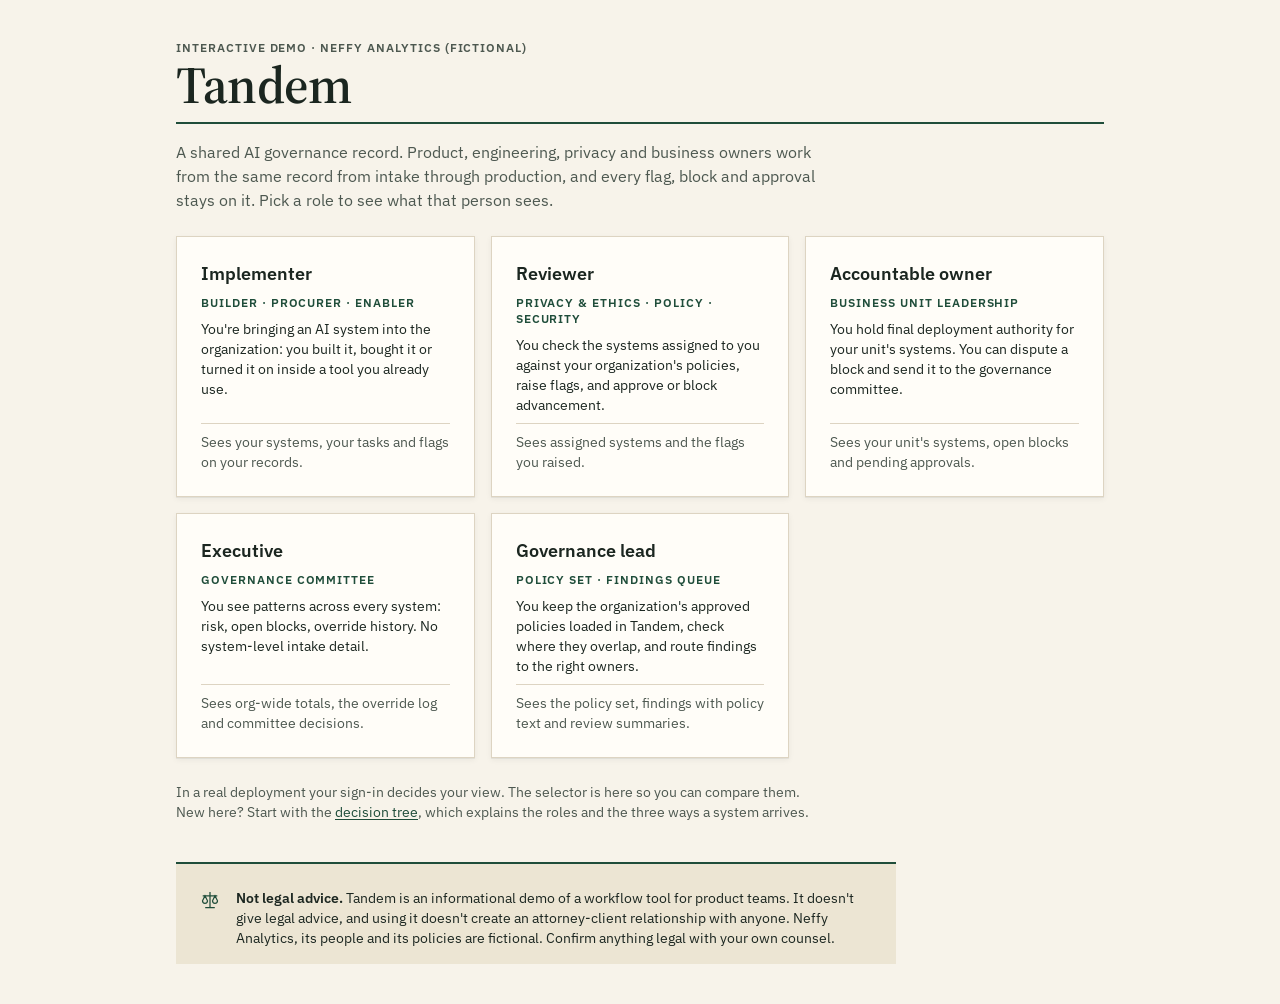
<file: index.html>
<!DOCTYPE html>
<html lang="en">
<head>
<meta charset="UTF-8">
<meta name="viewport" content="width=device-width, initial-scale=1.0">
<title>Tandem Demo</title>
<meta name="description" content="Tandem: a shared AI governance record for product, engineering and privacy teams. Interactive demo with a fictional company.">
<link rel="stylesheet" href="assets/intandem.css">
<style>
  /* App layout, built from InTandem tokens */
  [hidden] { display: none !important; }
  .it-page-head .it-tag { white-space: normal; }

  /* Role screen */
  .role-screen { max-width: 960px; margin: 0 auto; padding: var(--space-10) var(--space-4); }
  .role-screen .display { margin-bottom: var(--space-2); }
  .role-intro { max-width: 640px; color: var(--ink-muted); margin: var(--space-4) 0 var(--space-6); }
  .role-grid { display: grid; grid-template-columns: repeat(auto-fit, minmax(260px, 1fr)); gap: var(--space-4); }
  .role-card { text-align: left; font: inherit; color: inherit; cursor: pointer; background: var(--surface-raised); border: 1px solid var(--hairline); box-shadow: var(--shadow-soft); padding: var(--space-6); display: flex; flex-direction: column; gap: var(--space-2); transition: box-shadow .16s ease; }
  .role-card:hover { box-shadow: var(--shadow-lifted); }
  .role-card .role-who { color: var(--forest); }
  .role-card .role-sees { color: var(--ink-muted); border-top: 1px solid var(--hairline); padding-top: var(--space-2); margin-top: auto; }
  .role-note { color: var(--ink-muted); margin: var(--space-6) 0; max-width: 640px; }

  /* Shell */
  .topbar { background: var(--surface-raised); border-bottom: 1px solid var(--hairline); box-shadow: var(--shadow-soft); position: sticky; top: 0; z-index: 10; }
  .topbar-inner { display: flex; align-items: center; gap: var(--space-4); padding: 10px var(--space-6); flex-wrap: wrap; }
  .wordmark { font-family: var(--font-display); font-weight: 600; font-size: 24px; line-height: 28px; color: var(--ink); text-decoration: none; }
  .demo-badge { color: var(--ink-muted); }
  .role-pills { display: flex; gap: var(--space-1); margin-left: auto; flex-wrap: wrap; }
  .role-pill { font: inherit; cursor: pointer; background: transparent; color: var(--ink-muted); border: 1px solid transparent; padding: 6px 10px; }
  .role-pill:hover { color: var(--forest); border-color: var(--hairline); }
  .role-pill[aria-pressed="true"] { background: var(--forest-tint); color: var(--ink); border-color: var(--forest-tint); }
  .role-select { display: none; margin-left: auto; }
  .avatar { width: 32px; height: 32px; border-radius: var(--radius-round); background: var(--forest); color: var(--on-forest); display: grid; place-items: center; font-size: 12px; font-weight: 600; flex: none; }

  .shell { display: grid; grid-template-columns: 232px minmax(0, 1fr); min-height: calc(100vh - 53px); }
  .sidenav { border-right: 1px solid var(--hairline); padding: var(--space-6) var(--space-4); background: var(--surface); }
  .sidenav-label { color: var(--ink-muted); padding: 0 var(--space-2); margin-bottom: var(--space-2); }
  .nav-list { display: flex; flex-direction: column; gap: 2px; }
  .nav-item { font: inherit; font-size: 15px; text-align: left; cursor: pointer; border: 0; background: transparent; color: var(--ink); padding: 8px var(--space-2); display: flex; align-items: center; gap: var(--space-2); text-decoration: none; }
  .nav-item:hover { background: var(--vellum); }
  .nav-item[aria-current="page"] { background: var(--forest-tint); font-weight: 500; }
  .nav-count { margin-left: auto; font-size: 11px; line-height: 16px; padding: 1px 6px; background: var(--burgundy-tint); color: var(--ink); white-space: nowrap; }
  .nav-sep { border-top: 1px solid var(--hairline); margin: var(--space-4) 0; }
  .main { padding: var(--space-10) var(--space-6); max-width: 1040px; width: 100%; }

  /* Views */
  .view-banner { display: flex; gap: var(--space-2); align-items: flex-start; color: var(--ink-muted); background: var(--vellum); padding: var(--space-2) var(--space-4); margin-bottom: var(--space-6); }
  .grid-2 { display: grid; grid-template-columns: repeat(2, minmax(0, 1fr)); gap: var(--space-4); align-items: start; }
  .stats { display: grid; grid-template-columns: repeat(auto-fit, minmax(160px, 1fr)); gap: var(--space-4); margin-bottom: var(--space-6); }
  .stat { background: var(--surface-raised); border: 1px solid var(--hairline); box-shadow: var(--shadow-soft); padding: var(--space-4) var(--space-6); }
  .stat-value { font-family: var(--font-display); font-weight: 600; font-size: 36px; line-height: 44px; }
  .stat-sub { color: var(--ink-muted); }
  .stack { display: flex; flex-direction: column; gap: var(--space-4); }
  .mt-6 { margin-top: var(--space-6); }
  .mt-10 { margin-top: var(--space-10); }

  .sys-row { display: flex; align-items: center; gap: 12px; padding: var(--space-4) 0; border-bottom: 1px solid var(--hairline); flex-wrap: wrap; }
  .sys-row:last-child { border-bottom: 0; }
  .sys-row-name { font-weight: 500; min-width: 0; flex: 1 1 220px; }
  button.sys-row { width: 100%; font: inherit; color: inherit; text-align: left; background: transparent; border: 0; border-bottom: 1px solid var(--hairline); cursor: pointer; }
  button.sys-row:hover .sys-row-name { color: var(--forest); text-decoration: underline; text-underline-offset: 2px; }
  .sys-row-meta { color: var(--ink-muted); }

  .lifecycle { display: grid; grid-template-columns: repeat(5, minmax(0, 1fr)); gap: var(--space-1); }
  .lc-bar { height: 6px; background: var(--stone); }
  .lc-done .lc-bar { background: var(--forest); }
  .lc-active .lc-bar { background: var(--bronze); }
  .lc-blocked .lc-bar { background: var(--burgundy); }
  .lc-label { font-size: 12px; line-height: 16px; color: var(--ink-muted); margin-top: 6px; overflow-wrap: anywhere; }
  .lc-active .lc-label, .lc-blocked .lc-label { color: var(--ink); font-weight: 600; }

  .timeline { list-style: none; margin: 0; padding: 0; }
  .timeline li { position: relative; padding: 0 0 var(--space-4) var(--space-6); border-left: 1px solid var(--hairline); margin-left: 5px; }
  .timeline li:last-child { padding-bottom: 0; }
  .timeline li::before { content: ""; position: absolute; left: -5px; top: 6px; width: 9px; height: 9px; background: var(--forest); }
  .timeline li.t-block::before { background: var(--burgundy); }
  .timeline li.t-flag::before { background: var(--bronze); }
  .t-time { color: var(--ink-muted); }
  .t-title { font-weight: 500; }

  .option-list { display: flex; flex-direction: column; gap: var(--space-2); }
  .option { border: 1px solid var(--hairline); padding: var(--space-4); background: var(--surface-raised); }
  .option-title { font-weight: 500; }

  /* Forms */
  .field { display: flex; flex-direction: column; gap: var(--space-1); margin-bottom: var(--space-4); }
  .field label, .field .field-label { font-size: 14px; line-height: 20px; font-weight: 500; }
  .field input, .field select, .field textarea { font: inherit; font-size: 15px; color: var(--ink); background: var(--surface-raised); border: 1px solid var(--border); border-radius: var(--radius-sm); padding: 9px 12px; width: 100%; min-width: 0; }
  .field textarea { min-height: 88px; resize: vertical; }
  .hint { color: var(--ink-muted); }
  .req { color: var(--burgundy); }
  .form-grid { display: grid; grid-template-columns: repeat(2, minmax(0, 1fr)); gap: 0 var(--space-4); }
  .form-section { margin: var(--space-6) 0 var(--space-4); padding-top: var(--space-4); border-top: 1px solid var(--hairline); }
  .form-section:first-child { margin-top: 0; padding-top: 0; border-top: 0; }
  .btn-row { display: flex; gap: var(--space-2); flex-wrap: wrap; align-items: center; margin-top: var(--space-6); }
  .btn-row.between { justify-content: space-between; }

  .steps { display: flex; gap: var(--space-2); margin-bottom: var(--space-6); flex-wrap: wrap; counter-reset: step; }
  .step { display: flex; align-items: center; gap: var(--space-2); color: var(--ink-muted); padding: 6px 10px; border: 1px solid var(--hairline); background: var(--surface-raised); }
  .step-num { width: 22px; height: 22px; border-radius: var(--radius-round); display: grid; place-items: center; font-size: 12px; font-weight: 600; background: var(--stone); color: var(--ink); }
  .step.is-active { color: var(--ink); border-color: var(--forest); }
  .step.is-active .step-num { background: var(--forest); color: var(--on-forest); }
  .step.is-done .step-num { background: var(--forest-tint); }

  .type-grid { display: grid; grid-template-columns: repeat(3, minmax(0, 1fr)); gap: var(--space-4); }
  .type-card { font: inherit; color: inherit; text-align: left; cursor: pointer; background: var(--surface-raised); border: 1px solid var(--hairline); box-shadow: var(--shadow-soft); padding: var(--space-6); display: flex; flex-direction: column; gap: var(--space-2); }
  .type-card[aria-pressed="true"] { border-color: var(--forest); box-shadow: var(--shadow-lifted); background: linear-gradient(135deg, var(--forest-tint) 0%, var(--surface-raised) 100%); }

  .risk-q { border: 1px solid var(--hairline); padding: var(--space-4); margin-bottom: var(--space-2); background: var(--surface-raised); }
  .risk-q fieldset { border: 0; margin: 0; padding: 0; min-width: 0; }
  .risk-q legend { font-weight: 500; margin-bottom: var(--space-2); padding: 0; }
  .radio { display: flex; gap: var(--space-2); align-items: flex-start; padding: 4px 0; cursor: pointer; }
  .radio input { margin-top: 5px; accent-color: var(--forest); }
  .meter { height: 8px; background: var(--stone); margin: var(--space-2) 0; }
  .meter-fill { height: 100%; background: var(--forest); width: 0; transition: width .2s ease; }
  .tier { font-family: var(--font-display); font-weight: 600; font-size: 26px; line-height: 32px; }

  .role-row { display: grid; grid-template-columns: 40px minmax(0, 1fr); gap: var(--space-4); padding: var(--space-4) 0; border-bottom: 1px solid var(--hairline); }
  .role-row:last-child { border-bottom: 0; }
  .role-row .avatar { background: var(--vellum); color: var(--ink); }

  .bars { display: flex; flex-direction: column; gap: var(--space-2); }
  .bar-row { display: grid; grid-template-columns: 140px minmax(0, 1fr) 28px; gap: var(--space-2); align-items: center; }
  .bar-track { height: 10px; background: var(--stone); }
  .bar-fill { height: 100%; background: var(--forest); }
  .bar-val { text-align: right; font-weight: 600; }

  .finding-actions { display: flex; gap: var(--space-2); flex-wrap: wrap; }
  .quote { font-family: var(--font-sans); border-left: 2px solid var(--hairline); padding-left: var(--space-4); color: var(--ink); }
  .counsel-chip { display: inline-flex; gap: var(--space-2); align-items: center; padding: 3px 8px; background: var(--stone); }

  .toasts { position: fixed; bottom: var(--space-6); right: var(--space-6); display: flex; flex-direction: column; gap: var(--space-2); z-index: 50; max-width: calc(100vw - 32px); }
  .toast { background: var(--ink); color: var(--surface-raised); padding: 10px 16px; box-shadow: var(--shadow-lifted); font-size: 14px; line-height: 20px; }

  @media (max-width: 860px) {
    .shell { grid-template-columns: 1fr; }
    .sidenav { border-right: 0; border-bottom: 1px solid var(--hairline); padding: var(--space-2) var(--space-4); overflow-x: auto; }
    .sidenav-label, .nav-sep, .nav-extra { display: none; }
    .nav-list { flex-direction: row; gap: var(--space-1); }
    .nav-item { white-space: nowrap; }
    .role-pills { display: none; }
    .role-select { display: inline-flex; }
    .main { padding: var(--space-6) var(--space-4); }
    .grid-2, .form-grid, .type-grid { grid-template-columns: 1fr; }
  }
  @media (max-width: 560px) {
    .display { font-size: 40px; line-height: 46px; }
    .heading-1 { font-size: 28px; line-height: 34px; }
    .topbar-inner { padding: 8px var(--space-4); gap: var(--space-2); }
    .demo-badge { display: none; }
    .bar-row { grid-template-columns: 110px minmax(0, 1fr) 24px; }
    .it-toolbar .it-count { margin-left: 0; flex-basis: 100%; }
    .it-card { padding: var(--space-4); }
  }
</style>
</head>
<body>

<div id="role-screen" class="role-screen"></div>
<div id="app" hidden>
  <header class="topbar"><div class="topbar-inner" id="topbar"></div></header>
  <div class="shell">
    <nav class="sidenav" id="sidenav" aria-label="Sections"></nav>
    <main class="main" id="main"></main>
  </div>
</div>
<div class="toasts" id="toasts" role="status" aria-live="polite"></div>

<script>
/* ───────── helpers ───────── */
function esc(s) { return String(s == null ? '' : s).replace(/[&<>"']/g, function (c) { return { '&': '&amp;', '<': '&lt;', '>': '&gt;', '"': '&quot;', "'": '&#39;' }[c]; }); }
var PATHS = {
  check: '<path d="M5 12.5l4.5 4.5L19 7.5"/>',
  cross: '<path d="M7 7l10 10M17 7L7 17"/>',
  clock: '<circle cx="12" cy="12" r="8"/><path d="M12 8v4.5l3 2"/>',
  dot: '<circle cx="12" cy="12" r="3" fill="currentColor" stroke="none"/>',
  pen: '<path d="M4 20l4-1 11-11-3-3L5 16z"/><path d="M14 7l3 3"/>',
  alert: '<path d="M12 3.5L21.5 20h-19z"/><path d="M12 10v4.5"/><circle cx="12" cy="17.2" r="0.9" fill="currentColor" stroke="none"/>',
  seal: '<circle cx="12" cy="12" r="8.5"/><circle cx="12" cy="12" r="5.5"/><path d="M9.6 12.2l1.7 1.7 3.2-3.4"/>',
  scales: '<path d="M12 3v18M7 21h10M4 7h16"/><path d="M6 7l-3 6a3 3 0 0 0 6 0zM18 7l-3 6a3 3 0 0 0 6 0z"/>',
  search: '<circle cx="11" cy="11" r="7"/><path d="M21 21l-4.3-4.3"/>',
  down: '<path d="M6 9l6 6 6-6"/>',
  right: '<path d="M9 6l6 6-6 6"/>',
  lock: '<rect x="5" y="11" width="14" height="9"/><path d="M8 11V8a4 4 0 0 1 8 0v3"/>',
  out: '<path d="M14 5h5v5M19 5l-8 8M17 14v5H5V7h5"/>'
};
function icon(name, size, cls) {
  return '<svg viewBox="0 0 24 24" width="' + size + '" height="' + size + '" aria-hidden="true" class="' + (cls || '') + '" fill="none" stroke="currentColor" stroke-width="1.5" stroke-linecap="square" stroke-linejoin="miter">' + PATHS[name] + '</svg>';
}
var TAG_ICON = { pass: 'check', fail: 'cross', review: 'clock', neutral: 'dot' };
function tag(tone, text) { return '<span class="label it-tag it-tag-' + tone + '">' + icon(TAG_ICON[tone], 12, 'it-tag-icon') + esc(text) + '</span>'; }
function btn(text, variant, size, onclick, extra) {
  return '<button type="button" class="it-btn it-btn-' + (variant || 'primary') + ' it-btn-' + (size || 'md') + '"' + (onclick ? ' onclick="' + onclick + '"' : '') + (extra || '') + '>' + text + '</button>';
}
var CALLOUT = { note: ['pen', 'Note'], warning: ['alert', 'Warning'], featured: ['seal', 'Key provision'] };
function callout(tone, bodyHtml, opts) {
  opts = opts || {};
  return '<aside class="it-callout it-callout-' + tone + (opts.cls ? ' ' + opts.cls : '') + '"' + (tone === 'warning' ? ' role="note"' : '') + '>' +
    '<div class="it-callout-head">' + icon(CALLOUT[tone][0], 20, 'it-callout-icon') + '<span class="label it-callout-label">' + (opts.label || CALLOUT[tone][1]) + '</span>' +
    (opts.reference ? '<span class="label it-callout-ref">' + esc(opts.reference) + '</span>' : '') + '</div>' +
    (opts.title ? '<h3 class="heading-3 it-callout-title">' + esc(opts.title) + '</h3>' : '') +
    '<div class="body it-callout-body">' + bodyHtml + '</div></aside>';
}
function asof(date, iso, source, verb) {
  return '<p class="label it-asof">' + icon('clock', 14, 'it-asof-icon') + '<span>' + esc(verb || 'Checked') + ' <time datetime="' + iso + '">' + esc(date) + '</time></span>' +
    (source ? '<span class="it-asof-source">· ' + esc(source) + '</span>' : '') + '</p>';
}
function pageHead(title, subtitle, after) {
  return '<div class="it-page-head"><h1 class="heading-1">' + esc(title) + '</h1><div class="it-rule"></div>' +
    (subtitle ? '<p class="body muted">' + subtitle + '</p>' : '') + (after || '') + '</div>';
}
function rec(o) {
  var fields = o.fields.map(function (f) {
    return '<div class="it-rec-field"><dt class="label it-rec-label">' + esc(f.label) + '</dt><dd class="body-small it-rec-value">' + f.html + '</dd></div>';
  }).join('');
  return '<details class="it-rec" id="rec-' + o.id + '"' + (o.open ? ' open' : '') + ' ontoggle="cardToggled(\'' + o.id + '\', this.open)">' +
    '<summary class="it-rec-summary">' + icon('right', 16, 'it-rec-chevron') + '<span class="it-rec-name">' + o.name + '</span>' +
    (o.status ? tag(o.status[0], o.status[1]) : '') + (o.reference ? '<span class="it-rec-ref">' + esc(o.reference) + '</span>' : '') +
    '</summary><dl class="it-rec-fields">' + fields + '</dl></details>';
}
function disclaimer() {
  return '<aside class="it-disclaimer it-site-footer">' + icon('scales', 20, 'it-disclaimer-icon') +
    '<p class="body-small it-disclaimer-text"><strong>Not legal advice.</strong> Tandem is an informational demo of a workflow tool for product teams. It doesn\'t give legal advice, and using it doesn\'t create an attorney-client relationship with anyone. Neffy Analytics, its people and its policies are fictional. Confirm anything legal with your own counsel.</p></aside>';
}
function lifecycle(state) {
  var stages = ['Registered', 'In review', 'Approved', 'Production', 'Decommission'];
  return '<div class="lifecycle" role="list">' + stages.map(function (s, i) {
    var c = state[i] || '';
    var word = c === 'done' ? ' (complete)' : c === 'active' ? ' (current)' : c === 'blocked' ? ' (blocked)' : '';
    return '<div class="lc-' + (c || 'todo') + '" role="listitem"><div class="lc-bar"></div><div class="lc-label">' + s + '<span class="sr-only" style="position:absolute;left:-9999px">' + word + '</span></div></div>';
  }).join('') + '</div>';
}
function timeline(items) {
  return '<ol class="timeline">' + items.map(function (t) {
    return '<li class="' + (t.kind ? 't-' + t.kind : '') + '"><div class="body-small t-time">' + esc(t.time) + '</div><div class="t-title">' + esc(t.title) + '</div>' + (t.note ? '<div class="body-small muted">' + esc(t.note) + '</div>' : '') + '</li>';
  }).join('') + '</ol>';
}
function stat(label, value, sub) { return '<div class="stat"><div class="label muted">' + esc(label) + '</div><div class="stat-value">' + esc(value) + '</div><div class="body-small stat-sub">' + esc(sub) + '</div></div>'; }
function toast(msg) {
  var w = document.getElementById('toasts'), t = document.createElement('div');
  t.className = 'toast'; t.textContent = msg; w.appendChild(t);
  setTimeout(function () { t.remove(); }, 3800);
}
function nowLabel() { return new Date().toLocaleString('en-US', { month: 'short', day: 'numeric', hour: 'numeric', minute: '2-digit' }); }

/* ───────── roles ───────── */
var ROLES = {
  implementer: { label: 'Implementer', who: 'Jun Quillfeather', title: 'Product lead', initials: 'JQ', home: 'impl-dashboard',
    nav: [['impl-dashboard', 'My systems'], ['impl-register', 'Register a system'], ['impl-rtb', 'Neffy RTB model'], ['impl-record', 'Resume screening', '1 block']] },
  reviewer: { label: 'Reviewer', who: 'Marlow Thistlewood', title: 'Privacy & ethics reviewer', initials: 'MT', home: 'rev-dashboard',
    nav: [['rev-dashboard', 'My review queue'], ['rev-review', 'Active review', '1 block']] },
  owner: { label: 'Accountable owner', who: 'Odessa Brightwater', title: 'VP, People Operations', initials: 'OB', home: 'owner-dashboard',
    nav: [['owner-dashboard', 'Unit overview'], ['owner-dispute', 'Dispute a block', '1']] },
  executive: { label: 'Executive', who: 'Governance committee', title: 'Org-wide view', initials: 'GC', home: 'exec-dashboard',
    nav: [['exec-dashboard', 'Governance posture']] },
  governance: { label: 'Governance lead', who: 'Ines Larkspur', title: 'Governance lead', initials: 'IL', home: 'gov-queue',
    nav: [['gov-policies', 'Policy set'], ['gov-queue', 'Findings queue', 'open'], ['gov-summaries', 'Review summaries']] }
};
var ROLE_ORDER = ['implementer', 'reviewer', 'owner', 'executive', 'governance'];

/* ───────── demo data ───────── */
var POLICY_SET = 'v2026.04.19-001';
var FINDINGS = [
  { id: 'health-signals', type: 'conflict', title: 'Pharmacy and health browsing signals are a prohibited input', policies: 'Policy 06 §2, §4',
    detail: 'The intake lists pharmacy and health-content browsing as an active model input. Neffy\'s Sensitive Data Policy prohibits health-related behavioral signals, including pharmacy browsing, with no business-case exceptions. Policy 02 in this policy set says CPO sign-off doesn\'t create an exception, so the input has to come out.',
    cite: 'Policy 06 §2: "Health and medical data including data inferred from pharmacy browsing…prohibited." §4: "There are no business-case exceptions to these prohibitions."' },
  { id: 'inventory-age', type: 'conflict', title: 'Open-web inventory without model-level age exclusions', policies: 'Policy 08 §4',
    detail: 'The intake says the model runs on open-web and mobile app inventory, with age exclusions left to each advertiser\'s campaign settings. Neffy\'s Children\'s Data Policy requires exclusions in the model itself; campaign settings alone don\'t satisfy it.',
    cite: 'Policy 08 §4: "Inventory exclusions must be implemented at the model level, not delegated solely to advertiser campaign settings."' },
  { id: 'purpose', type: 'pass', title: 'Attribution sharing matches the Privacy Policy\'s listed purposes', policies: 'Policy 03 §3',
    detail: 'The current Privacy Policy lists campaign measurement and attribution, including sharing impression and conversion signals with measurement partners, as a processing purpose. The intake\'s attribution sharing falls inside it.',
    cite: 'Policy 03 §3: "Neffy processes personal data for…campaign measurement and attribution, including sharing impression and conversion signals with measurement partners."' },
  { id: 'retention', type: 'gap', title: 'Training data retention period is blank', policies: 'Policy 01 §3',
    detail: 'Neffy\'s Data Governance Policy limits training data built from behavioral logs to 90 days unless the Chief Data Officer approves a longer period in writing. The intake left the retention field empty. The builder needs to state the period, and get CDO approval if it runs past 90 days.',
    cite: 'Policy 01 §3: "Training datasets derived from behavioral logs are subject to the same 90-day retention limit…unless a documented business justification…is approved in writing by the Chief Data Officer."' },
  { id: 'consent', type: 'gap', title: 'No independent consent check where minors may be in the audience', policies: 'Policy 04 §3',
    detail: 'Neffy\'s Cookie and Consent Policy lets the model rely on upstream consent signals for adult inventory only. Where minors could be in the audience, the Children\'s Data Policy\'s independent check applies. The intake doesn\'t describe one.',
    cite: 'Policy 04 §3: "For inventory environments where the Children\'s Data and Age Verification Policy applies…Neffy\'s independent verification obligation supersedes the upstream reliance standard in this section."' },
  { id: 'model-card', type: 'gap', title: 'Model card is incomplete, so the deployment gate can\'t open', policies: 'Policy 07 §3',
    detail: 'Neffy\'s Model Card Policy sets a two-step gate: the responsible owner defines inventory scope in the model card, then the inventory risk assessment gets its required sign-offs. The intake says the model card is still in progress, so neither step can happen yet.',
    cite: 'Policy 07 §3: "Both approvals must be logged in the system record before deployment proceeds."' },
  { id: 'filtering', type: 'conflict', title: 'No filtering keeps prohibited categories out of the pipeline', policies: 'Policy 06 §3',
    detail: 'Neffy\'s Sensitive Data Policy makes the model team responsible for signal-level filtering that keeps prohibited data out of training and inference. The intake says no filtering is in place. It has to be built, documented in the model card and reviewed by the CPO before deployment.',
    cite: 'Policy 06 §3: "The model development team is responsible for implementing signal-level filtering to prevent prohibited category data from entering model training pipelines or inference inputs."' }
];
var TYPE_TAG = { conflict: ['fail', 'Conflicts with policy'], gap: ['review', 'Missing info'], pass: ['pass', 'Matches policy'] };
var STATUS_TAG = { blocked: ['fail', 'Blocked'], fixplan: ['pass', 'Fix plan accepted'], assigned: ['review', 'Assigned'], escalated: ['review', 'Escalated'] };
var STATUS_TEXT = {
  blocked: 'Blocked. The system can\'t deploy until this is fixed.',
  fixplan: 'Fix plan accepted. Jun Quillfeather owns it, due May 3, 2026. Deployment waits for the fix.',
  assigned: 'Assigned to Jun Quillfeather to supply the missing information.',
  escalated: 'Escalated under your organization\'s own procedure. Deployment waits for the outcome.'
};

var POLICIES = [
  ['01', 'Data Governance Policy', 'v3.0', 'Chief Data Officer'],
  ['02', 'AI Governance Policy', 'v2.0', 'VP Engineering & CPO'],
  ['03', 'Privacy Policy', 'v4.0', 'Chief Privacy Officer'],
  ['04', 'Cookie and Consent Policy', 'v3.0', 'Chief Privacy Officer'],
  ['05', 'Vendor and Third-Party Data Sharing Policy', 'v2.0', 'CPO & General Counsel'],
  ['06', 'Sensitive Data and Prohibited Categories Policy', 'v2.0', 'Chief Privacy Officer'],
  ['07', 'Model Card and Algorithmic Transparency Policy', 'v2.0', 'VP Engineering'],
  ['08', 'Children\'s Data and Age Verification Policy', 'v2.0', 'CPO & General Counsel'],
  ['09', 'Children\'s Privacy Notice', 'v2.0', 'Chief Privacy Officer']
];
var OVERLAPS = [
  ['AI Governance and Sensitive Data', 'Which signals the model may use vs. which categories are off-limits'],
  ['AI Governance and Children\'s Data', 'Which inventory the model may run on vs. exclusions required in the model'],
  ['Privacy Policy and Vendor Sharing', 'Purposes the Privacy Policy lists vs. data actually sent to partners'],
  ['Privacy Policy and Children\'s Data', 'When Neffy is treated as knowing a user is a child vs. steps it must take first'],
  ['Data Governance and Children\'s Data', 'General retention schedules vs. shorter retention for children\'s data'],
  ['Model Card and AI Governance', 'The order of the two sign-offs before deployment'],
  ['Vendor Sharing and Sensitive Data', 'What vendor agreements cover vs. what vendors may do with data downstream'],
  ['Cookie & Consent and Children\'s Data', 'Relying on upstream consent signals vs. checking independently']
];

/* ───────── state ───────── */
var S = {
  role: null, view: null,
  reg: { step: 1, type: null },
  findings: {}, findingOpen: {},
  filter: { q: '', status: 'all', type: 'all' },
  counsel: { consulted: '', date: '' },
  closed: false, closedAt: null,
  log: [
    { time: 'Apr 19, 2026', title: 'System registered', note: 'Shared record created. Tandem compared the intake to policy set ' + POLICY_SET + '.' },
    { time: 'Apr 19, 2026', title: '7 findings sent to the findings queue', note: '3 conflict with policy, 3 missing info, 1 matches. Governance lead notified.', kind: 'flag' }
  ]
};

function enterAs(role) {
  S.role = role; S.view = ROLES[role].home;
  document.getElementById('role-screen').hidden = true;
  document.getElementById('app').hidden = false;
  render();
}
function switchRole(role) { S.role = role; S.view = ROLES[role].home; render(); }
function backToRoles() { document.getElementById('app').hidden = true; document.getElementById('role-screen').hidden = false; window.scrollTo(0, 0); }
function go(view) { S.view = view; if (view === 'impl-register') { S.reg = { step: 1, type: null }; } render(); window.scrollTo(0, 0); }
function cardToggled(id, open) { S.findingOpen[id] = open; }

function blockedCount() { return FINDINGS.filter(function (f) { return S.findings[f.id] && S.findings[f.id].status === 'blocked'; }).length; }
function closedLabel() { var b = blockedCount(); return b ? 'Closed: ' + b + ' blocked' : 'Closed: no blocks'; }
function openCount() { return FINDINGS.filter(function (f) { return f.type !== 'pass' && !S.findings[f.id]; }).length; }

/* ───────── shell ───────── */
function renderRoleScreen() {
  var cards = [
    ['implementer', 'Implementer', 'Builder · Procurer · Enabler', 'You\'re bringing an AI system into the organization: you built it, bought it or turned it on inside a tool you already use.', 'Sees your systems, your tasks and flags on your records.'],
    ['reviewer', 'Reviewer', 'Privacy & ethics · Policy · Security', 'You check the systems assigned to you against your organization\'s policies, raise flags, and approve or block advancement.', 'Sees assigned systems and the flags you raised.'],
    ['owner', 'Accountable owner', 'Business unit leadership', 'You hold final deployment authority for your unit\'s systems. You can dispute a block and send it to the governance committee.', 'Sees your unit\'s systems, open blocks and pending approvals.'],
    ['executive', 'Executive', 'Governance committee', 'You see patterns across every system: risk, open blocks, override history. No system-level intake detail.', 'Sees org-wide totals, the override log and committee decisions.'],
    ['governance', 'Governance lead', 'Policy set · Findings queue', 'You keep the organization\'s approved policies loaded in Tandem, check where they overlap, and route findings to the right owners.', 'Sees the policy set, findings with policy text and review summaries.']
  ];
  document.getElementById('role-screen').innerHTML =
    '<p class="label muted">Interactive demo · Neffy Analytics (fictional)</p>' +
    '<h1 class="display">Tandem</h1><div class="it-rule"></div>' +
    '<p class="body role-intro">A shared AI governance record. Product, engineering, privacy and business owners work from the same record from intake through production, and every flag, block and approval stays on it. Pick a role to see what that person sees.</p>' +
    '<div class="role-grid">' + cards.map(function (c) {
      return '<button type="button" class="role-card" onclick="enterAs(\'' + c[0] + '\')"><span class="heading-3">' + c[1] + '</span><span class="label role-who">' + c[2] + '</span><span class="body-small">' + c[3] + '</span><span class="body-small role-sees">' + c[4] + '</span></button>';
    }).join('') + '</div>' +
    '<p class="body-small role-note">In a real deployment your sign-in decides your view. The selector is here so you can compare them. New here? Start with the <a href="decision-tree.html">decision tree</a>, which explains the roles and the three ways a system arrives.</p>' +
    disclaimer();
}

function renderShell() {
  var r = ROLES[S.role];
  document.getElementById('topbar').innerHTML =
    '<a class="wordmark" href="#" onclick="backToRoles();return false;">Tandem</a>' +
    '<span class="label demo-badge">Neffy Analytics · fictional demo</span>' +
    '<div class="role-pills" role="group" aria-label="Switch role">' + ROLE_ORDER.map(function (k) {
      return '<button type="button" class="body-small role-pill" aria-pressed="' + (k === S.role) + '" onclick="switchRole(\'' + k + '\')">' + ROLES[k].label + '</button>';
    }).join('') + '</div>' +
    '<span class="it-select role-select"><select class="it-select-input" aria-label="Switch role" onchange="switchRole(this.value)">' + ROLE_ORDER.map(function (k) {
      return '<option value="' + k + '"' + (k === S.role ? ' selected' : '') + '>' + ROLES[k].label + '</option>';
    }).join('') + '</select>' + icon('down', 14, 'it-select-icon') + '</span>' +
    '<span class="avatar" title="' + esc(r.who + ', ' + r.title) + '">' + r.initials + '</span>';

  document.getElementById('sidenav').innerHTML =
    '<p class="label sidenav-label">' + esc(r.who) + ' · ' + esc(r.title) + '</p>' +
    '<div class="nav-list">' + r.nav.map(function (n) {
      var count = n[2] === 'open' ? (openCount() ? openCount() + ' open' : '') : n[2];
      return '<button type="button" class="nav-item"' + (S.view === n[0] ? ' aria-current="page"' : '') + ' onclick="go(\'' + n[0] + '\')">' + esc(n[1]) + (count ? '<span class="nav-count">' + esc(count) + '</span>' : '') + '</button>';
    }).join('') +
    '<div class="nav-sep"></div>' +
    '<a class="nav-item nav-extra" href="decision-tree.html">Decision tree</a>' +
    '<button type="button" class="nav-item nav-extra" onclick="backToRoles()">All roles</button>' +
    '</div>';
}

function render() {
  renderShell();
  var fn = VIEWS[S.view] || VIEWS[ROLES[S.role].home];
  document.getElementById('main').innerHTML = fn() + disclaimer();
  if (S.view === 'impl-register' && S.reg.step === 3) calcRisk();
}

function banner(text) { return '<p class="body-small view-banner">' + icon('dot', 16) + '<span>' + text + '</span></p>'; }
function cantSee(text) { return '<section class="it-card mt-6"><h2 class="heading-3 it-section-title">What you can\'t see</h2><p class="body-small muted">' + text + '</p></section>'; }

/* ───────── views ───────── */
var VIEWS = {};

VIEWS['impl-dashboard'] = function () {
  var rtbTag = S.closed ? tag(blockedCount() ? 'fail' : 'pass', closedLabel()) : tag('review', 'In review');
  return banner('<strong>Implementer view.</strong> You see the systems you registered and the tasks assigned to you.') +
    pageHead('My systems', 'Each system shows where it is and what\'s needed from you next.', '<div>' + btn('Register a system', 'primary', 'md', "go('impl-register')") + '</div>') +
    '<div class="stats">' + stat('My systems', '3', 'Registered by you') + stat('Action needed', '1', 'Hard block, response needed') + stat('Approved', '0', 'Ready for deployment') + '</div>' +
    '<section class="it-card"><h2 class="heading-3 it-section-title">Your registered systems</h2>' +
    '<button type="button" class="sys-row" onclick="go(\'impl-rtb\')"><span class="sys-row-name">Neffy RTB Audience Segmentation Model v2.4.1</span>' + tag('neutral', 'Builder') + rtbTag + '<span class="code sys-row-meta">RTB-001</span></button>' +
    '<button type="button" class="sys-row" onclick="go(\'impl-record\')"><span class="sys-row-name">Resume Screening Model v2.1</span>' + tag('neutral', 'Procurer') + tag('fail', 'Hard block') + '<span class="code sys-row-meta">HR-001</span></button>' +
    '<div class="sys-row"><span class="sys-row-name">Gemini Workspace rollout</span>' + tag('neutral', 'Enabler') + tag('review', 'Advisory flag') + '<span class="code sys-row-meta">IT-003</span></div>' +
    '</section>' +
    cantSee('Other business units\' systems, other implementers\' intake records, the governance committee\'s deliberations, and reviewer notes that weren\'t shared to your record.');
};

VIEWS['impl-register'] = function () {
  var st = S.reg.step, labels = ['Implementer type', 'System identity', 'Risk questions', 'Ownership', 'Submit'];
  var steps = '<ol class="steps" aria-label="Registration steps">' + labels.map(function (l, i) {
    var n = i + 1, cls = n === st ? 'is-active' : n < st ? 'is-done' : '';
    return '<li class="step body-small ' + cls + '"' + (n === st ? ' aria-current="step"' : '') + '><span class="step-num">' + n + '</span>' + l + '</li>';
  }).join('') + '</ol>';
  var body = '';
  if (st === 1) {
    var types = [['builder', 'Builder', 'An engineer or data scientist who built this system internally.'], ['procurer', 'Procurer', 'An HR manager, ops lead or business unit buying and deploying a vendor\'s tool.'], ['enabler', 'Enabler', 'An IT admin turning on an AI feature inside a platform you already use, like Gemini or Copilot.']];
    var hints = { builder: 'You\'ll answer technical questions directly: model, training data, bias testing.', procurer: 'You\'ll answer questions about what the vendor gave you: the DPA, bias audits, system cards. You won\'t be asked for what only the vendor knows.', enabler: 'You\'ll answer questions about which data the feature touches and how far it rolls out, not about model internals.' };
    body = '<div class="type-grid">' + types.map(function (t) {
      return '<button type="button" class="type-card" aria-pressed="' + (S.reg.type === t[0]) + '" onclick="pickType(\'' + t[0] + '\')"><span class="heading-3">' + t[1] + '</span><span class="body-small">' + t[2] + '</span></button>';
    }).join('') + '</div>' +
      (S.reg.type ? '<div class="mt-6">' + callout('note', '<p>' + hints[S.reg.type] + '</p>') + '</div>' : '') +
      '<div class="btn-row" style="justify-content:flex-end">' + btn('Continue', 'primary', 'md', 'regGo(2)', S.reg.type ? '' : ' disabled') + '</div>' +
      (S.reg.type ? '' : '<p class="body-small hint" style="text-align:right">Pick a type to continue.</p>');
  } else if (st === 2) {
    body = '<section class="it-card">' + intakeForm(S.reg.type || 'builder') + '</section>' +
      '<div class="btn-row between">' + btn('Back', 'secondary', 'md', 'regGo(1)') + btn('Continue', 'primary', 'md', 'regGo(3)') + '</div>';
  } else if (st === 3) {
    body = '<section class="it-card"><h2 class="heading-3">Risk questions</h2><p class="body-small muted" style="margin-bottom:var(--space-4)">Five weighted questions set the risk tier and decide which reviewers are assigned.</p>' +
      RISK_QS.map(function (q, i) {
        return '<div class="risk-q"><fieldset><legend>' + esc(q.q) + '</legend>' + q.opts.map(function (o, j) {
          return '<label class="radio body-small"><input type="radio" name="rq' + i + '" value="' + (j + 1) + '" onchange="calcRisk()"' + (S.reg['rq' + i] == j + 1 ? ' checked' : '') + '><span>' + esc(o) + '</span></label>';
        }).join('') + '</fieldset></div>';
      }).join('') +
      '<div style="margin-top:var(--space-4)"><div class="label muted">Risk tier</div><div class="tier" id="tier">Answer the questions</div><div class="meter"><div class="meter-fill" id="meter"></div></div><div class="code muted" id="score">0 / 100</div></div>' +
      '<div id="risk-callout" class="mt-6"></div></section>' +
      '<div class="btn-row between">' + btn('Back', 'secondary', 'md', 'regGo(2)') + btn('Continue', 'primary', 'md', 'regGo(4)') + '</div>';
  } else if (st === 4) {
    var roles = [['AO', 'Accountable owner', 'Who has final authority over deployment?', true], ['TL', 'Technical lead', 'Who understands how the system works and can change it?'], ['PE', 'Privacy & ethics reviewer', 'Who reviews bias, fairness and data protection?'], ['PR', 'Policy reviewer', 'Who checks this system against your policies and vendor terms?'], ['CL', 'Community liaison', 'Who represents or contacts the people the system affects? May be external.']];
    body = '<section class="it-card"><h2 class="heading-3">Ownership</h2><p class="body-small muted">Assign by decision authority, not by org chart.</p>' +
      roles.map(function (r, i) {
        return '<div class="role-row"><span class="avatar">' + r[0] + '</span><div><div class="field-label" style="font-weight:600">' + r[1] + (r[3] ? ' <span class="req" aria-label="required">*</span>' : '') + '</div><p class="body-small muted" style="margin-bottom:var(--space-2)">' + r[2] + '</p>' +
          '<div class="form-grid"><div class="field"><label for="own' + i + 'n" class="body-small">Name</label><input id="own' + i + 'n" type="text"></div><div class="field"><label for="own' + i + 't" class="body-small">Role or title</label><input id="own' + i + 't" type="text"></div></div></div></div>';
      }).join('') + '</section>' +
      '<div class="mt-6">' + callout('note', '<p>Tandem checks systems against your organization\'s own policies. It doesn\'t tell you what the law requires or who else needs to sign off; your internal procedures decide that.</p>', { label: 'What Tandem checks' }) + '</div>' +
      '<div class="btn-row between">' + btn('Back', 'secondary', 'md', 'regGo(3)') + btn('Continue', 'primary', 'md', 'regGo(5)') + '</div>';
  } else {
    body = '<section class="it-card"><h2 class="heading-2">Ready to register</h2><p class="body" style="margin:var(--space-4) 0">Submitting creates a shared record that every assigned reviewer sees from the start. Tandem compares your intake to the current policy set and sends any findings to the governance lead.</p>' +
      '<p class="body-small muted">Reviewers are notified right away. Flags triggered by your answers appear on the record at registration.</p></section>' +
      '<div class="btn-row between">' + btn('Back', 'secondary', 'md', 'regGo(4)') + btn('Submit and create record', 'primary', 'md', 'submitSystem()') + '</div>';
  }
  return pageHead('Register a system', 'How is this system arriving? Your answer decides which questions you get.') + steps + body;
};

function intakeForm(type) {
  function f(id, label, input, req, hint) { return '<div class="field"><label for="' + id + '">' + label + (req ? ' <span class="req" aria-label="required">*</span>' : '') + '</label>' + input + (hint ? '<span class="body-small hint">' + hint + '</span>' : '') + '</div>'; }
  function sel(id, opts) { return '<select id="' + id + '"><option>Select</option>' + opts.map(function (o) { return '<option>' + esc(o) + '</option>'; }).join('') + '</select>'; }
  function inp(id, ph) { return '<input id="' + id + '" type="text" placeholder="' + esc(ph) + '">'; }
  function sec(t) { return '<h3 class="heading-3 form-section">' + t + '</h3>'; }
  if (type === 'procurer') {
    return sec('System identity') + '<div class="form-grid">' + f('vn', 'Vendor name', inp('vn', 'e.g. TalentFlow Inc.'), true) + f('pn', 'Product name', inp('pn', 'e.g. Resume Screening Pro'), true) + '</div>' +
      f('pd', 'Plain-language description', '<textarea id="pd" placeholder="What does this tool do in your organization?"></textarea>', true) +
      '<div class="form-grid">' + f('bu', 'Business unit', sel('bu', ['HR & People', 'Operations', 'Finance'])) + f('af', 'Who will it affect?', sel('af', ['Employees', 'Applicants', 'Customers'])) + '</div>' +
      sec('What the vendor gave you') + '<p class="body-small muted" style="margin-bottom:var(--space-4)">You won\'t be asked what the vendor built, only what they\'ve provided.</p>' +
      f('ba', 'Vendor bias audit or fairness assessment', sel('ba', ['Yes, I can attach it', 'No, not provided', 'Unknown, will request']), true) +
      f('dpa', 'Data processing agreement status', sel('dpa', ['Signed, mentions AI use', 'Signed, AI use not mentioned', 'Pending', 'None'])) +
      f('td', 'Training data disclosed by vendor?', sel('td', ['Yes, documented', 'Partly', 'No'])) +
      f('cc', 'Vendor\'s AI terms reviewed under your internal procedures?', sel('cc', ['Not yet', 'Yes', 'No']), false, 'Record only whether and when. Don\'t paste anyone\'s legal analysis here.');
  }
  if (type === 'enabler') {
    return sec('System identity') + '<div class="form-grid">' + f('pl', 'Platform', inp('pl', 'e.g. Google Workspace'), true) + f('ft', 'Feature being turned on', inp('ft', 'e.g. Gemini assistant'), true) + '</div>' +
      f('tm', 'Which teams get access?', inp('tm', 'e.g. All employees, or Sales only'), true) +
      f('rs', 'Rollout scope', sel('rs', ['Phased pilot', 'Department-wide', 'Organization-wide'])) +
      sec('Data exposure') + '<p class="body-small muted" style="margin-bottom:var(--space-4)">The questions here: what data will this touch, and what did you agree to on the organization\'s behalf?</p>' +
      f('od', 'Which organizational data will the feature reach?', sel('od', ['Employee email and documents', 'Customer data', 'HR and people data', 'No organizational data', 'Mixed or unclear']), true) +
      f('tp', 'Does turning it on send data to the vendor\'s training pipeline?', sel('tp', ['Yes', 'No, opted out', 'Unknown, needs review'])) +
      '<div class="form-grid">' + f('cc', 'Vendor\'s AI terms reviewed under your internal procedures?', sel('cc', ['Not yet', 'Yes', 'No'])) + f('ccd', 'Date consulted', '<input id="ccd" type="date">', false) + '</div>' +
      '<p class="body-small hint">Record only whether and when. Don\'t paste anyone\'s legal analysis here.</p>';
  }
  return sec('System identity') + '<div class="form-grid">' + f('sn', 'System name', inp('sn', 'e.g. Resume Classifier v2'), true) + f('sv', 'Version or ID', inp('sv', 'v1.0 or internal ID')) + '</div>' +
    f('sd', 'Plain-language description', '<textarea id="sd" placeholder="What does this system do and what does it output?"></textarea>', true) +
    '<div class="form-grid">' + f('bu', 'Business unit', sel('bu', ['Engineering', 'Product', 'Data Science'])) + f('da', 'How are outputs used?', sel('da', ['Fully automated', 'A person reviews first', 'Advisory only'])) + '</div>' +
    f('wa', 'Who does this system affect?', sel('wa', ['Employees', 'Customers', 'Applicants', 'Internal processes only']), true) +
    sec('Data and model') + '<div class="form-grid">' + f('ma', 'Model architecture or framework', inp('ma', 'e.g. XGBoost, fine-tuned BERT')) + f('ts', 'Training data source', inp('ts', 'Origin, collection terms, date range')) + '</div>' +
    '<div class="form-grid">' + f('pd2', 'Personal or sensitive data in training?', sel('pd2', ['Yes, sensitive', 'Yes, personal but not sensitive', 'No personal data', 'Unknown'])) + f('rt', 'Training data retention period', inp('rt', 'e.g. 90 days')) + '</div>' +
    sec('Fairness') + f('bt', 'Bias testing done?', sel('bt', ['Yes, results attached', 'Informally reviewed', 'Not tested']));
}

var RISK_QS = [
  { q: 'Who does this system make or influence decisions about?', opts: ['Internal processes only', 'Employees or customers', 'Vulnerable or protected groups'], w: 1 },
  { q: 'What happens if the system gets it wrong?', opts: ['Minor inconvenience, easy to fix', 'Significant impact, reversible', 'Serious harm, hard to reverse'], w: 2 },
  { q: 'How much does a person review before an output takes effect?', opts: ['A person always reviews first', 'A person reviews some cases', 'Fully automated'], w: 2 },
  { q: 'Does the system use personal or sensitive data?', opts: ['No personal data', 'Personal but not sensitive', 'Sensitive (health, financial, biometric, protected traits)'], w: 1.5 },
  { q: 'Has it been tested for bias or unequal outcomes?', opts: ['Tested and documented', 'Informally reviewed', 'Not tested'], w: 1.5 }
];
function pickType(t) { S.reg.type = t; render(); }
function regGo(n) { S.reg.step = n; render(); window.scrollTo(0, 0); }
function calcRisk() {
  var total = 0, possible = 0, answered = 0;
  RISK_QS.forEach(function (q, i) {
    var sel = document.querySelector('input[name=rq' + i + ']:checked');
    if (sel) { total += +sel.value * q.w; answered++; S.reg['rq' + i] = +sel.value; }
    possible += 3 * q.w;
  });
  var meter = document.getElementById('meter'); if (!meter) return;
  if (!answered) return;
  var pct = Math.round(total / possible * 100), tier, msg, tone = 'note';
  if (pct < 50) { tier = 'Low risk'; msg = 'Standard path. The privacy & ethics reviewer is assigned for a light review.'; }
  else if (pct < 75) { tier = 'Moderate risk'; msg = 'Privacy & ethics and policy reviewers are assigned. Bias documentation is requested.'; }
  else { tier = 'High risk'; tone = 'warning'; msg = 'Full review. Privacy & ethics, policy and security reviewers are assigned, and a community liaison is recommended.'; }
  meter.style.width = pct + '%';
  meter.style.background = tone === 'warning' ? 'var(--burgundy)' : 'var(--forest)';
  document.getElementById('tier').textContent = tier;
  document.getElementById('score').textContent = pct + ' / 100' + (answered < RISK_QS.length ? ' · ' + (RISK_QS.length - answered) + ' unanswered' : '');
  document.getElementById('risk-callout').innerHTML = callout(tone, '<p>' + msg + '</p>');
}
function submitSystem() {
  toast('System registered. Tandem is comparing the intake to policy set ' + POLICY_SET + '.');
  setTimeout(function () { toast('7 findings sent to the findings queue. Governance lead notified.'); }, 1200);
  setTimeout(function () { go('impl-rtb'); }, 2000);
}

VIEWS['impl-rtb'] = function () {
  var decided = FINDINGS.filter(function (f) { return f.type !== 'pass'; });
  var head = pageHead('Neffy RTB Audience Segmentation Model v2.4.1', '<span class="code">RTB-001 · Builder · Policy set ' + POLICY_SET + '</span>');
  var lc = S.closed && blockedCount() ? lifecycle(['done', 'blocked']) : S.closed ? lifecycle(['done', 'done', 'active']) : lifecycle(['done', 'active']);
  var top = S.closed
    ? callout('warning', '<p>The governance lead closed the review. Findings marked Blocked have to be fixed before this system can be approved. Each one below says what\'s needed.</p>', { label: 'Review closed' })
    : callout('note', '<p>Tandem compared your intake to Neffy\'s policy set and sent 7 findings to the governance lead. Your system can\'t move to Approved until the review closes.</p>', { label: 'In review' });
  var list = S.closed ? '<h2 class="heading-2 mt-10" style="margin-bottom:var(--space-4)">Findings</h2><div class="it-list">' + decided.map(function (f) {
    var st = S.findings[f.id];
    return rec({ id: 'impl-' + f.id, name: esc(f.title), reference: f.policies, status: STATUS_TAG[st.status], fields: [
      { label: 'What\'s needed', html: esc(STATUS_TEXT[st.status]) }, { label: 'Why', html: esc(f.detail) }] });
  }).join('') + '</div>' : '';
  return head + top +
    '<div class="grid-2 mt-6"><section class="it-card"><h2 class="heading-3 it-section-title">Findings summary</h2>' +
    '<div class="stats" style="margin:0">' + stat('Conflicts', '3', 'with policy') + stat('Missing info', '3', 'to supply') + stat('Matches', '1', 'policy') + '</div></section>' +
    '<section class="it-card"><h2 class="heading-3 it-section-title">Lifecycle</h2>' + lc +
    '<p class="body-small muted" style="margin-top:var(--space-4)">' + (S.closed ? (blockedCount() ? 'Blocked at In review until the blocked findings are fixed.' : 'No blocks. Fix plans and assigned items still have to land before deployment.') : 'In review. Can\'t move to Approved while the review is open.') + '</p></section></div>' +
    list +
    '<section class="it-card mt-6"><h2 class="heading-3 it-section-title">Activity</h2>' + timeline(S.log.slice().reverse()) + '</section>';
};

VIEWS['impl-record'] = function () {
  return pageHead('Resume Screening Model v2.1', '<span class="code">HR-001 · Procurer · Your registered system</span>', '<div>' + tag('fail', 'Hard block: your response needed') + '</div>') +
    callout('warning', '<p>The privacy & ethics reviewer raised a hard block. The system can\'t advance until it\'s resolved. You can send more information, re-source the data, or ask your accountable owner to take it to the governance committee.</p>', { label: 'Hard block' }) +
    '<div class="grid-2 mt-6"><div class="stack">' +
    '<section class="it-card"><h2 class="heading-3 it-section-title">What the reviewer flagged</h2><p class="body" style="font-weight:500">Training data use isn\'t covered by the collection terms</p>' +
    '<p class="body-small" style="margin:var(--space-2) 0">Candidate data was collected for "internal HR analytics." Training a model isn\'t on that list. The privacy impact assessment found the gap; the data needs new terms or a new source.</p>' +
    '<p class="body-small muted">Raised by Marlow Thistlewood, privacy & ethics reviewer · Apr 1, 2026</p></section>' +
    '<section class="it-card"><h2 class="heading-3 it-section-title">What you can do</h2><div class="option-list">' +
    '<div class="option"><div class="option-title">Re-source the training data</div><p class="body-small muted">Get data collected under terms that cover model training, then send the reviewer the documentation to close the block.</p></div>' +
    '<div class="option"><div class="option-title">Send more information</div><p class="body-small muted">Add context or documents the reviewer may not have seen at intake.</p></div>' +
    '<div class="option"><div class="option-title">Dispute through your accountable owner</div><p class="body-small muted">You can\'t override a hard block. Your accountable owner can send it to the governance committee, and the override stays visible on the record.</p></div>' +
    '</div></section></div>' +
    '<div class="stack"><section class="it-card"><h2 class="heading-3 it-section-title">Lifecycle</h2>' + lifecycle(['done', 'blocked']) + '<p class="body-small muted" style="margin-top:var(--space-4)">Blocked at In review. Can\'t move to Approved while a hard block is open.</p></section>' +
    '<section class="it-card"><h2 class="heading-3 it-section-title">Activity on your record</h2>' + timeline([
      { time: 'Apr 1 · 9:14 AM', title: 'Hard block raised', note: 'Marlow Thistlewood: training data use isn\'t covered by the collection terms.', kind: 'block' },
      { time: 'Mar 30 · 2:07 PM', title: 'Risk score 78 / 100, high risk', note: 'Privacy & ethics and policy reviewers assigned.' },
      { time: 'Mar 30 · 2:01 PM', title: 'Advisory flag raised automatically', note: 'No vendor bias audit provided at intake.', kind: 'flag' },
      { time: 'Mar 30 · 1:55 PM', title: 'System registered', note: 'Shared record created. Reviewers notified.' }]) + '</section></div></div>';
};

VIEWS['rev-dashboard'] = function () {
  return banner('<strong>Reviewer view.</strong> You see the systems assigned to you and the flags you raised.') +
    pageHead('My review queue', 'Each system here needs your assessment before it can advance.', '<div>' + tag('neutral', 'Privacy & ethics · Marlow Thistlewood') + '</div>') +
    '<div class="stats">' + stat('Assigned to me', '3', 'Systems awaiting review') + stat('Flags I raised', '2', '1 hard block, 1 advisory') + stat('Overdue', '1', 'Response window passed') + '</div>' +
    '<section class="it-card"><h2 class="heading-3 it-section-title">Needs your action</h2>' +
    '<button type="button" class="sys-row" onclick="go(\'rev-review\')"><span class="sys-row-name">Resume Screening Model v2.1</span>' + tag('neutral', 'Procurer') + tag('fail', 'Your hard block') + '<span class="code sys-row-meta">HR-001 · Apr 1</span></button></section>' +
    '<section class="it-card mt-6"><h2 class="heading-3 it-section-title">Pending review</h2>' +
    '<div class="sys-row"><span class="sys-row-name">Customer Churn Predictor</span>' + tag('neutral', 'Builder') + tag('review', 'Your advisory flag') + '<span class="code sys-row-meta">PROD-007 · 3 days left</span></div>' +
    '<div class="sys-row"><span class="sys-row-name">Content Moderation Assistant</span>' + tag('neutral', 'Builder') + tag('neutral', 'New assignment') + '<span class="code sys-row-meta">ENG-015 · High risk</span></div></section>' +
    cantSee('Systems not assigned to you, other business units\' registries, the governance committee\'s deliberations unless you\'re a member, and the executive posture view.');
};

VIEWS['rev-review'] = function () {
  return pageHead('Privacy & ethics review', '<span class="code">HR-001 · Resume Screening Model v2.1 · Procurer intake</span>', '<div>' + tag('fail', 'Your hard block is active') + '</div>') +
    '<div class="grid-2"><div class="stack">' +
    '<section class="it-card"><h2 class="heading-3 it-section-title">Intake answers for your review</h2>' +
    rows([['Vendor bias audit', 'Not provided', true], ['Training data collection terms', 'Don\'t cover model training', true], ['How outputs are used', 'Partly automated, shortlisting only'], ['Who it affects', 'External applicants'], ['Model or system card', 'Not available', true]]) + '</section>' +
    '<section class="it-card"><h2 class="heading-3 it-section-title">Vendor terms</h2>' +
    '<p class="body-small">Dex Cobblestone, policy reviewer, asked the vendor for written confirmation that its DPA covers model training. Waiting on the vendor since Apr 2.</p>' +
    '<p class="body-small" style="margin-top:var(--space-4)"><span class="counsel-chip label">' + icon('check', 12) + 'Counsel consulted · Yes · Apr 2, 2026</span></p></section>' +
    '</div><div class="stack">' +
    '<section class="it-card"><h2 class="heading-3 it-section-title">Your hard block</h2><p class="body" style="font-weight:500">Training data use isn\'t covered by the collection terms</p><p class="body-small muted" style="margin:var(--space-2) 0 var(--space-4)">Raised Apr 1, 2026 · 9:14 AM. System locked. Implementer notified.</p>' +
    '<div class="finding-actions">' + btn('Uphold block', 'destructive', 'sm', "toast('Block upheld. Logged to the record.')") + btn('Close block: fixed', 'secondary', 'sm', "toast('Block closed. Logged to the record.')") + btn('Ask for more information', 'secondary', 'sm', "toast('Request sent to Jun Quillfeather.')") + btn('Make it advisory', 'secondary', 'sm', "toast('Converted to an advisory flag. Logged to the record.')") + '</div></section>' +
    '<section class="it-card"><h2 class="heading-3 it-section-title">Add to the record</h2>' +
    '<div class="field"><label for="rnote">Operational note</label><textarea id="rnote" placeholder="e.g. Asked the vendor for its bias audit on Apr 3."></textarea><span class="body-small hint">Everyone on this record sees it, except the implementer, and it can\'t be edited. Don\'t paste legal advice here. If counsel was consulted, record only that, in the optional field below.</span></div>' +
    '<div class="form-grid"><div class="field"><label for="rflag">Raise a new flag</label><select id="rflag"><option>None</option><option>Hard block</option><option>Advisory flag</option><option>Recommendation</option></select></div>' +
    '<div class="field"><label for="rcc">Counsel consulted? (optional)</label><select id="rcc"><option>No change</option><option>Yes</option><option>No</option></select></div></div>' +
    btn('Save to record', 'primary', 'md', "toast('Saved to the record.')") + '</section>' +
    callout('note', '<p>Every action you take is kept permanently on the record and visible to future reviewers.</p>') +
    '</div></div>';
};
function rows(list) {
  return '<dl style="margin:0">' + list.map(function (r) {
    return '<div style="display:flex;justify-content:space-between;gap:var(--space-4);padding:var(--space-2) 0;border-bottom:1px solid var(--hairline);flex-wrap:wrap"><dt class="body-small muted">' + esc(r[0]) + '</dt><dd class="body-small" style="margin:0;font-weight:500;' + (r[2] ? 'color:var(--burgundy)' : '') + '">' + esc(r[1]) + '</dd></div>';
  }).join('') + '</dl>';
}

VIEWS['owner-dashboard'] = function () {
  return banner('<strong>Accountable owner view.</strong> You see every system in your business unit, its status, and anything waiting on your decision.') +
    pageHead('HR & People: AI systems', 'You hold final deployment authority for each of these.', '<div>' + tag('neutral', 'Odessa Brightwater · VP, People Operations') + '</div>') +
    '<div class="stats">' + stat('Systems in unit', '3', 'All lifecycle stages') + stat('Hard blocks', '1', 'Resume screening') + stat('Awaiting you', '1', 'Deployment decision') + stat('In production', '1', 'Running and monitored') + '</div>' +
    '<section class="it-card"><h2 class="heading-3 it-section-title">Needs your decision</h2>' +
    '<button type="button" class="sys-row" onclick="go(\'owner-dispute\')"><span class="sys-row-name">Resume Screening Model v2.1</span>' + tag('fail', 'Hard block') + tag('review', 'Dispute available') + '<span class="code sys-row-meta">HR-001</span></button></section>' +
    '<section class="it-card mt-6"><h2 class="heading-3 it-section-title">All systems in your unit</h2>' +
    '<div class="sys-row"><span class="sys-row-name">Resume Screening Model v2.1</span>' + tag('neutral', 'Procurer') + tag('fail', 'Hard block') + '<span class="code sys-row-meta">HR-001 · High</span></div>' +
    '<div class="sys-row"><span class="sys-row-name">Performance Review Assistant</span>' + tag('neutral', 'Procurer') + tag('review', 'In review') + '<span class="code sys-row-meta">HR-004 · Moderate</span></div>' +
    '<div class="sys-row"><span class="sys-row-name">Onboarding Chatbot</span>' + tag('neutral', 'Builder') + tag('pass', 'In production') + '<span class="code sys-row-meta">HR-008 · Low</span></div></section>' +
    cantSee('Systems in other units unless you\'re their accountable owner, reviewer notes not shared to the record, committee deliberations unless you\'re a member, and org-wide totals.');
};

VIEWS['owner-dispute'] = function () {
  return pageHead('Dispute a hard block', '<span class="code">HR-001 · Resume Screening Model v2.1</span>', '<div>' + tag('review', 'Override needs the committee') + '</div>') +
    callout('warning', '<p>You can dispute this block but you can\'t override it yourself. Disputing sends it to the governance committee. Your dispute, your business rationale and the committee\'s decision stay on the record permanently.</p>', { label: 'How disputes work' }) +
    '<div class="grid-2 mt-6"><div class="stack">' +
    '<section class="it-card"><h2 class="heading-3 it-section-title">The block</h2><p class="body" style="font-weight:500">Training data use isn\'t covered by the collection terms</p><p class="body-small muted">Raised by Marlow Thistlewood, privacy & ethics reviewer · Apr 1, 2026. Locked at In review.</p></section>' +
    '<section class="it-card"><h2 class="heading-3 it-section-title">Override rules</h2><div class="option-list">' +
    '<div class="option"><div class="option-title">Who can override</div><p class="body-small muted">The governance committee only. Your dispute starts a committee review.</p></div>' +
    '<div class="option"><div class="option-title">What\'s needed</div><p class="body-small muted">Your business rationale. The committee hears both sides and records its decision and any dissent.</p></div>' +
    '<div class="option"><div class="option-title">What can\'t be overridden</div><p class="body-small muted">The record itself, blocks on rules your policies mark as no-exception, and the visibility of an open block.</p></div>' +
    '</div></section></div>' +
    '<section class="it-card"><h2 class="heading-3 it-section-title">Send the dispute to the committee</h2>' +
    '<div class="field"><label for="drat">Business rationale <span class="req" aria-label="required">*</span></label><textarea id="drat" rows="5" placeholder="Why should the block be lifted? What does the reviewer not have?"></textarea><span class="body-small hint">Stays on the record permanently and everyone with access to the governance record can read it. Don\'t paste legal advice here. If you talked to counsel, say only that you did and when.</span></div>' +
    '<div class="field"><label for="dpath">Proposed path</label><select id="dpath"><option>Select</option><option>Override and deploy</option><option>Temporary deployment with an end date</option><option>Override with conditions</option></select></div>' +
    '<div class="btn-row">' + btn('Cancel', 'secondary', 'md', "go('owner-dashboard')") + btn('Send to committee', 'destructive', 'md', "toast('Dispute sent. Governance committee notified.')") + '</div>' +
    '<p class="body-small muted" style="margin-top:var(--space-4)">For deadlines, the committee can approve a temporary deployment with an end date. If the block isn\'t resolved by then, the system is suspended automatically.</p>' +
    '</section></div>';
};

VIEWS['exec-dashboard'] = function () {
  function bars(rowsIn, max) {
    return '<div class="bars">' + rowsIn.map(function (r) {
      return '<div class="bar-row body-small"><span>' + esc(r[0]) + '</span><span class="bar-track" aria-hidden="true"><span class="bar-fill" style="display:block;width:' + Math.round(r[1] / max * 100) + '%"></span></span><span class="bar-val">' + r[1] + '</span></div>';
    }).join('') + '</div>';
  }
  return banner('<strong>Executive view.</strong> Patterns across every system, not system-level intake detail. Committee decisions and override history are fully visible here.') +
    pageHead('Governance posture', 'Every registered AI system at Neffy, updated as systems move through the lifecycle.') +
    '<div class="stats">' + stat('Total systems', '7', 'All units') + stat('Open hard blocks', '2', 'Holding deployment') + stat('Overrides', '1', 'This quarter') + stat('High risk', '3', '43% of systems') + '</div>' +
    '<div class="grid-2"><section class="it-card"><h2 class="heading-3 it-section-title">By risk tier</h2>' + bars([['High', 3], ['Moderate', 2], ['Low', 2]], 7) +
    '<h2 class="heading-3 it-section-title mt-6">By how they arrived</h2>' + bars([['Built', 4], ['Bought', 2], ['Enabled', 1]], 7) + '</section>' +
    '<section class="it-card"><h2 class="heading-3 it-section-title">By lifecycle stage</h2>' + bars([['Registered', 2], ['In review', 2], ['Approved', 1], ['Production', 2]], 7) +
    '<h2 class="heading-3 it-section-title mt-6">Flags this quarter</h2>' + bars([['Hard blocks', 2], ['Advisory flags', 5], ['Overrides', 1]], 7) + '</section></div>' +
    '<section class="it-card mt-6"><h2 class="heading-3 it-section-title">Override history</h2><p class="body-small muted" style="margin-bottom:var(--space-4)">Overrides stay on the record permanently. Anyone with access to the governance record can read them.</p>' +
    '<div class="option"><div style="display:flex;justify-content:space-between;gap:var(--space-2);flex-wrap:wrap"><span class="option-title">Override granted: Accounts Payable Automation</span>' + tag('review', 'Override') + '</div>' +
    '<p class="body-small muted" style="margin:var(--space-2) 0">The committee overrode a hard block after formal review. The accountable owner gave a business rationale; the privacy & ethics reviewer\'s dissent is on the record.</p>' +
    '<div style="display:flex;gap:var(--space-2);flex-wrap:wrap">' + tag('neutral', 'Vote 3–1') + tag('neutral', 'Jan 14, 2026') + tag('fail', 'Dissent recorded') + '</div></div>' +
    '<h2 class="heading-3 it-section-title mt-6">Open hard blocks</h2>' +
    '<div class="sys-row"><span class="sys-row-name">Resume Screening Model v2.1: collection terms</span>' + tag('review', 'Dispute pending') + '<span class="code sys-row-meta">HR-001</span></div>' +
    '<div class="sys-row"><span class="sys-row-name">Content Moderation Assistant: no human review documented</span>' + tag('neutral', 'Open') + '<span class="code sys-row-meta">ENG-015</span></div></section>' +
    cantSee('Field-level intake answers, reviewer notes not shared to the record, implementers\' internal messages, and system-level technical documents. This view is aggregated on purpose.');
};

VIEWS['gov-policies'] = function () {
  return pageHead('Policy set', 'The policies Neffy has approved, loaded as the set every system is compared against.', '<div>' + asof('April 19, 2026', '2026-04-19', 'Policy set ' + POLICY_SET + ' · approved by each policy\'s owner', 'Loaded') + '</div>') +
    callout('note', '<p>Tandem takes these policies as your organization approved them. It doesn\'t check whether they meet the law.</p>', { label: 'What Tandem assumes' }) +
    '<h2 class="heading-2 mt-10" style="margin-bottom:var(--space-4)">Policies</h2><div class="it-list">' + POLICIES.map(function (p) {
      return rec({ id: 'pol-' + p[0], name: esc(p[1]), reference: 'Policy ' + p[0] + ' · ' + p[2], status: ['pass', 'Loaded'], fields: [
        { label: 'Owner', html: esc(p[3]) }, { label: 'Version', html: esc(p[2]) }, { label: 'In this set since', html: 'April 19, 2026' }] });
    }).join('') + '</div>' +
    '<h2 class="heading-2 mt-10" style="margin-bottom:var(--space-2)">Policy overlap check</h2>' +
    '<p class="body muted" style="margin-bottom:var(--space-4)">Where two policies give different instructions for the same case. Tandem shows the overlap; both policy owners decide what changes.</p>' +
    '<div class="it-list">' + OVERLAPS.map(function (o, i) {
      return rec({ id: 'ov-' + i, name: esc(o[0]), reference: 'Pair ' + (i + 1), status: ['pass', 'Owners reconciled'], fields: [
        { label: 'Where they overlap', html: esc(o[1]) }, { label: 'Status', html: 'Both owners updated their policies. Reconciled April 19, 2026.' }] });
    }).join('') + '</div>';
};

function findingStatusTag(f) { var st = S.findings[f.id]; return st ? STATUS_TAG[st.status] : TYPE_TAG[f.type]; }
VIEWS['gov-queue'] = function () {
  var q = S.filter.q.trim().toLowerCase();
  var shown = FINDINGS.filter(function (f) {
    var decided = f.type === 'pass' || !!S.findings[f.id];
    if (S.filter.status === 'open' && decided) return false;
    if (S.filter.status === 'decided' && !decided) return false;
    if (S.filter.type !== 'all' && f.type !== S.filter.type) return false;
    if (q && (f.title + ' ' + f.detail + ' ' + f.cite + ' ' + f.policies).toLowerCase().indexOf(q) < 0) return false;
    return true;
  });
  var open = openCount();
  var canClose = !S.closed && open === 0;
  var why = S.closed ? 'This review is closed.' : open ? 'Closing unlocks once every finding has a status (' + open + ' left).' : 'Ready to close.';

  var cards = shown.map(function (f) {
    var st = S.findings[f.id], actions;
    if (f.type === 'pass') actions = '<span class="body-small muted">No action needed.</span>';
    else if (st) actions = '<span class="body-small">' + esc(STATUS_TEXT[st.status]) + '</span><br><span class="body-small muted">Set by Ines Larkspur · ' + esc(st.at) + '</span>';
    else actions = '<div class="finding-actions">' +
      btn('Confirm block', 'destructive', 'sm', "decide('" + f.id + "','blocked')") +
      btn('Accept with fix plan', 'secondary', 'sm', "decide('" + f.id + "','fixplan')") +
      btn('Assign to owner', 'secondary', 'sm', "decide('" + f.id + "','assigned')") +
      btn('Escalate', 'secondary', 'sm', "decide('" + f.id + "','escalated')") + '</div>';
    return rec({ id: f.id, name: hl(f.title, q), reference: f.policies, status: findingStatusTag(f), open: !!S.findingOpen[f.id], fields: [
      { label: 'What Tandem found', html: hl(f.detail, q) },
      { label: 'Neffy policy text', html: '<span class="quote" style="display:block">' + hl(f.cite, q) + '</span>' },
      { label: 'Status', html: actions }] });
  }).join('') || '<p class="body muted">No findings match these filters.</p>';

  return pageHead('Findings queue', 'Neffy RTB Audience Segmentation Model v2.4.1 · registered by Jun Quillfeather. Each finding compares the intake to Neffy\'s own policy text.',
      '<div>' + asof('April 19, 2026', '2026-04-19', 'Policy set ' + POLICY_SET, 'Last run') + '</div>') +
    '<div class="it-toolbar">' +
    '<label class="it-search">' + icon('search', 16, 'it-search-icon') + '<input class="it-search-input" type="search" autocomplete="off" aria-label="Search findings" placeholder="Search findings or policy text" value="' + esc(S.filter.q) + '" oninput="setFilter(\'q\', this.value)"></label>' +
    fsel('status', 'Filter by status', [['all', 'All statuses'], ['open', 'Open'], ['decided', 'Decided']]) +
    fsel('type', 'Filter by type', [['all', 'All types'], ['conflict', 'Conflicts with policy'], ['gap', 'Missing info'], ['pass', 'Matches policy']]) +
    btn('Ask Jun Quillfeather for more information', 'secondary', 'md', "toast('Request sent to Jun Quillfeather.')") +
    '<span class="body-small it-count">' + shown.length + ' of ' + FINDINGS.length + ' findings · ' + open + ' open</span></div>' +
    '<div class="it-list" id="findings">' + cards + '</div>' +
    '<div class="mt-6">' + callout('note', '<p>A finding says whether the system matches Neffy\'s policies. It doesn\'t say whether the system meets the law. If a finding needs more than the policy set can answer, escalate it; your organization\'s own procedures decide where it goes.</p>', { label: 'Plain English' }) + '</div>' +
    '<section class="it-card mt-6"><h2 class="heading-3 it-section-title">Close the review</h2>' +
    '<div class="form-grid"><div class="field"><label for="ccon">Counsel consulted? (optional)</label><select id="ccon" onchange="setCounsel(\'consulted\', this.value)"' + (S.closed ? ' disabled' : '') + '>' +
    ['', 'Yes', 'No'].map(function (v) { return '<option value="' + v + '"' + (S.counsel.consulted === v ? ' selected' : '') + '>' + (v || 'Not yet') + '</option>'; }).join('') + '</select></div>' +
    '<div class="field"><label for="cdate">Date</label><input id="cdate" type="date" value="' + esc(S.counsel.date) + '" onchange="setCounsel(\'date\', this.value)"' + (S.closed ? ' disabled' : '') + '></div></div>' +
    '<p class="body-small hint" style="margin-bottom:var(--space-4)">Only if your procedures involved counsel. Record that it happened and when, never what was said; there\'s deliberately no place for it.</p>' +
    btn('Close review and export summary', 'primary', 'md', 'closeReview()', canClose ? '' : ' disabled') +
    '<p class="body-small muted" style="margin-top:var(--space-2)">' + esc(why) + '</p></section>';
};
function hl(text, q) {
  var t = esc(text); if (!q) return t;
  var re = new RegExp('(' + esc(q).replace(/[.*+?^${}()|[\]\\]/g, '\\$&') + ')', 'ig');
  return t.replace(re, '<mark class="it-mark">$1</mark>');
}
function fsel(key, label, opts) {
  return '<span class="it-select"><select class="it-select-input" aria-label="' + label + '" onchange="setFilter(\'' + key + '\', this.value)">' + opts.map(function (o) {
    return '<option value="' + o[0] + '"' + (S.filter[key] === o[0] ? ' selected' : '') + '>' + o[1] + '</option>';
  }).join('') + '</select>' + icon('down', 14, 'it-select-icon') + '</span>';
}
function setFilter(k, v) {
  S.filter[k] = v;
  if (k === 'q') {
    var pos = v.length;
    render();
    var inp = document.querySelector('.it-search-input'); if (inp) { inp.focus(); inp.setSelectionRange(pos, pos); }
  } else render();
}
function setCounsel(k, v) { S.counsel[k] = v; render(); }
function decide(id, status) {
  S.findings[id] = { status: status, at: nowLabel() };
  S.findingOpen[id] = true;
  var f = FINDINGS.filter(function (x) { return x.id === id; })[0];
  S.log.push({ time: nowLabel(), title: STATUS_TAG[status][1] + ': ' + f.title, note: 'Set by Ines Larkspur, governance lead.', kind: status === 'blocked' ? 'block' : 'flag' });
  toast(STATUS_TAG[status][1] + '. Logged to the record.');
  render();
}
function closeReview() {
  S.closed = true; S.closedAt = nowLabel();
  S.log.push({ time: S.closedAt, title: 'Review closed', note: 'Summary exported. Counsel consulted: ' + (S.counsel.consulted || 'Not recorded') + (S.counsel.date ? ', ' + S.counsel.date : '') + '.', kind: 'flag' });
  toast('Review closed. Summary added to Review summaries.');
  go('gov-summaries');
}

function summaryText() {
  var lines = ['Tandem review summary', 'System: Neffy RTB Audience Segmentation Model v2.4.1 (RTB-001)', 'Registered by: Jun Quillfeather', 'Policy set: ' + POLICY_SET,
    'Review closed: ' + S.closedAt + ' by Ines Larkspur, governance lead',
    'Counsel consulted: ' + (S.counsel.consulted || 'Not recorded') + (S.counsel.date ? ' (' + S.counsel.date + ')' : ''), '', 'Findings'];
  FINDINGS.forEach(function (f) {
    var st = S.findings[f.id];
    lines.push('- [' + (st ? STATUS_TAG[st.status][1] : TYPE_TAG[f.type][1]) + '] ' + f.title + ' (' + f.policies + ')' + (st ? ' · set ' + st.at : ''));
  });
  lines.push('', 'Not legal advice. This summary records workflow status against the organization\'s own policies. Neffy Analytics is fictional.');
  return lines.join('\n');
}
function downloadSummary() {
  try {
    var blob = new Blob([summaryText()], { type: 'text/plain' });
    var a = document.createElement('a'); a.href = URL.createObjectURL(blob); a.download = 'Tandem_Review_Summary_RTB-001.txt';
    document.body.appendChild(a); a.click(); setTimeout(function () { URL.revokeObjectURL(a.href); a.remove(); }, 500);
  } catch (e) { toast('Download isn\'t available in this browser.'); }
}

VIEWS['gov-summaries'] = function () {
  var cards = [];
  if (S.closed) {
    cards.push(rec({ id: 'sum-rtb', name: 'Neffy RTB Audience Segmentation Model v2.4.1', reference: 'RTB-001 · ' + POLICY_SET, status: [blockedCount() ? 'fail' : 'pass', closedLabel()], open: true, fields: [
      { label: 'Closed', html: esc(S.closedAt) + ' by Ines Larkspur' },
      { label: 'Counsel consulted', html: esc((S.counsel.consulted || 'Not recorded') + (S.counsel.date ? ' · ' + S.counsel.date : '')) },
      { label: 'Findings', html: FINDINGS.map(function (f) { var st = S.findings[f.id]; return tag.apply(null, st ? STATUS_TAG[st.status] : TYPE_TAG[f.type]) + ' ' + esc(f.title); }).join('<br>') },
      { label: 'Export', html: btn('Download summary', 'secondary', 'sm', 'downloadSummary()') }] }));
  }
  cards.push(rec({ id: 'sum-hr8', name: 'Onboarding Chatbot', reference: 'HR-008 · v2026.01.12-002', status: ['pass', 'Closed: approved'], fields: [
    { label: 'Closed', html: 'February 2, 2026 by Ines Larkspur' }, { label: 'Counsel consulted', html: 'No' },
    { label: 'Findings', html: '4 matched policy. 1 missing item supplied before close.' }] }));
  return pageHead('Review summaries', 'One summary per closed review: system, policy set, each finding\'s status, owner and date, and whether counsel was consulted.') +
    '<div class="it-list">' + cards.join('') + '</div>' +
    (S.closed ? '' : '<p class="body-small muted mt-6">The Neffy RTB review shows up here once it\'s closed in the findings queue.</p>') +
    '<div class="mt-6">' + callout('note', '<p>A summary records workflow status against your own policies. It holds no signatures, no legal reasoning and nothing counsel said.</p>', { label: 'What a summary is' }) + '</div>';
};

renderRoleScreen();
</script>
</body>
</html>
</file>
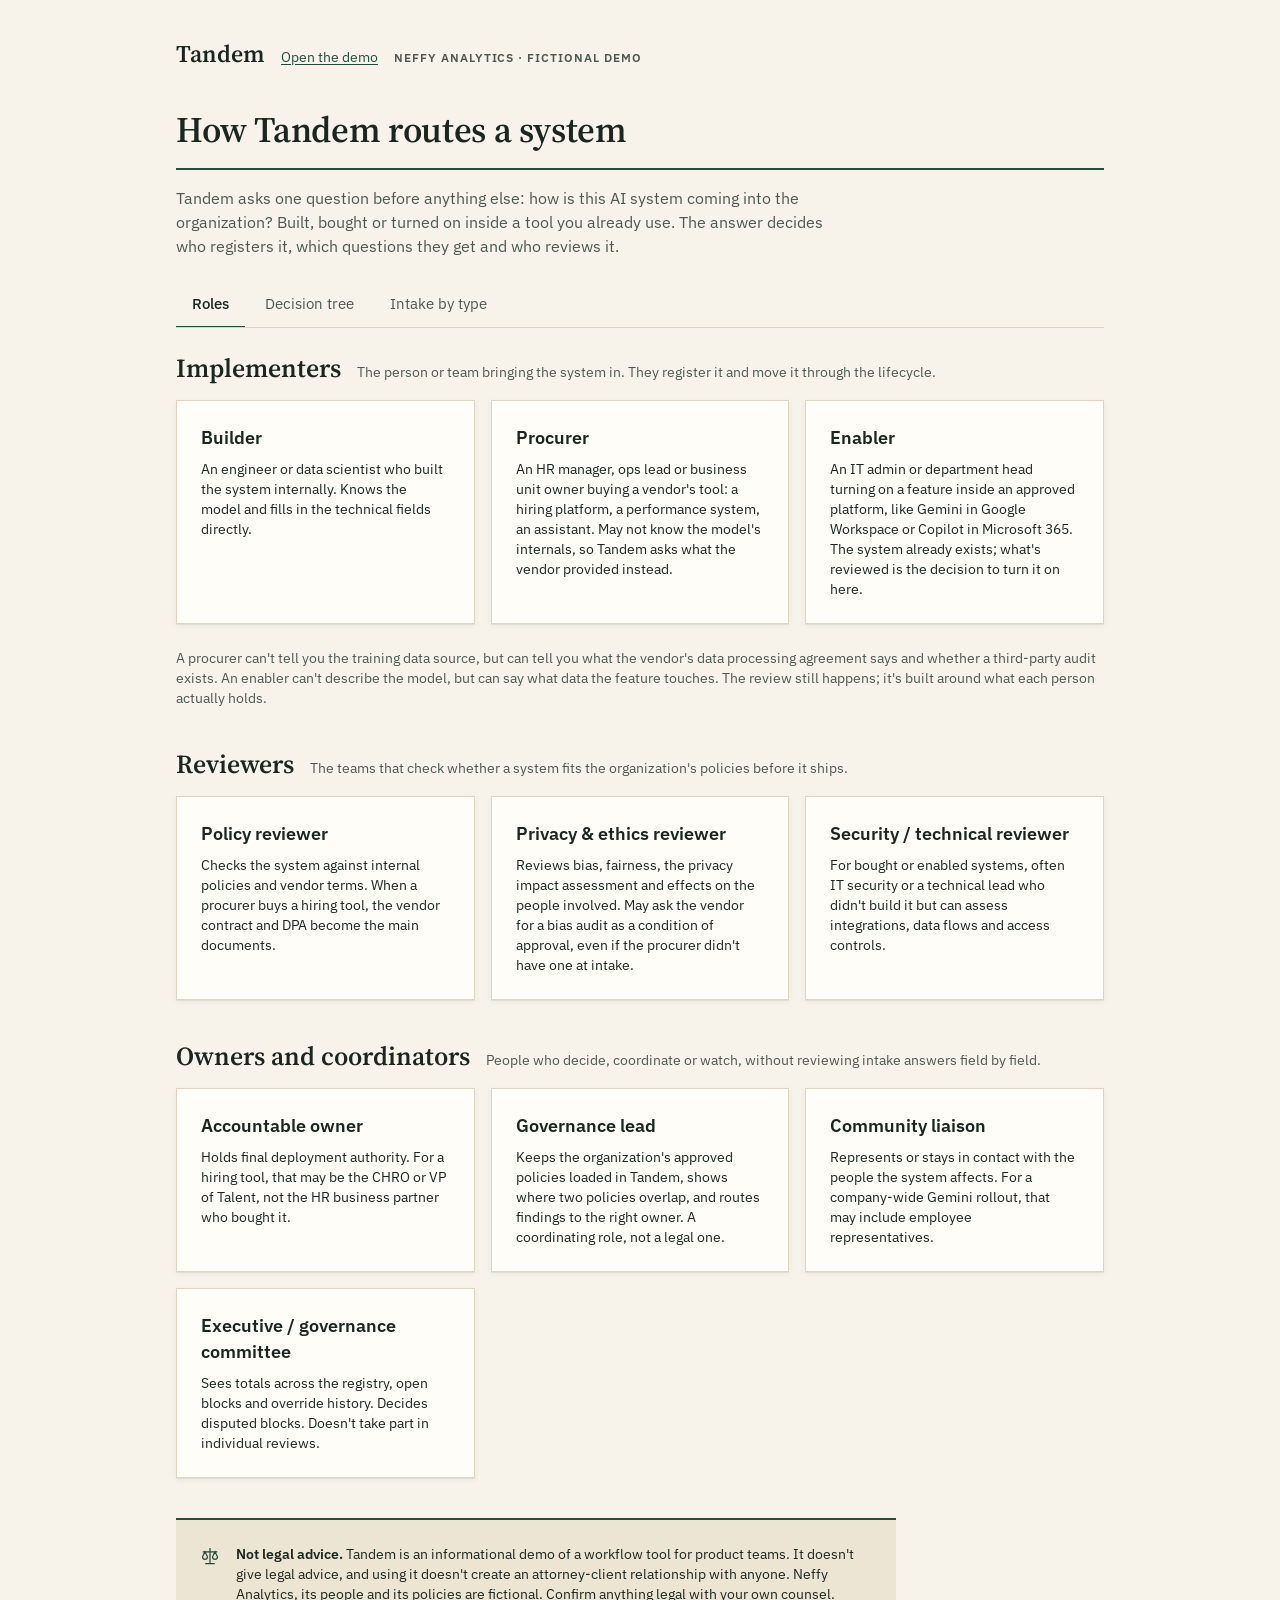
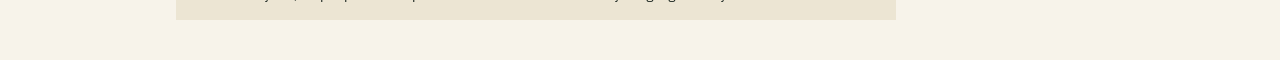
<file: decision-tree.html>
<!DOCTYPE html>
<html lang="en">
<head>
<meta charset="UTF-8">
<meta name="viewport" content="width=device-width, initial-scale=1.0">
<title>Tandem Decision Tree</title>
<meta name="description" content="How Tandem routes an AI system by how it arrives: built, bought or enabled. Roles, decision tree and intake questions.">
<link rel="stylesheet" href="assets/intandem.css">
<style>
  [hidden] { display: none !important; }
  .page { max-width: 960px; margin: 0 auto; padding: var(--space-10) var(--space-4); }
  .topnav { display: flex; gap: var(--space-4); align-items: baseline; flex-wrap: wrap; margin-bottom: var(--space-10); }
  .wordmark { font-family: var(--font-display); font-weight: 600; font-size: 24px; line-height: 28px; color: var(--ink); text-decoration: none; }
  .intro { max-width: 680px; color: var(--ink-muted); margin-bottom: var(--space-6); }
  .tabs { display: flex; gap: var(--space-1); border-bottom: 1px solid var(--hairline); margin: var(--space-6) 0; overflow-x: auto; }
  .tab { font: inherit; font-size: 15px; cursor: pointer; background: transparent; border: 0; border-bottom: 2px solid transparent; color: var(--ink-muted); padding: 10px var(--space-4); white-space: nowrap; margin-bottom: -1px; }
  .tab:hover { color: var(--forest); }
  .tab[aria-selected="true"] { color: var(--ink); border-bottom-color: var(--forest); font-weight: 500; }
  .group { margin-bottom: var(--space-10); }
  .group-head { display: flex; gap: var(--space-4); align-items: baseline; margin-bottom: var(--space-4); flex-wrap: wrap; }
  .cards { display: grid; grid-template-columns: repeat(auto-fit, minmax(240px, 1fr)); gap: var(--space-4); }
  .card { background: var(--surface-raised); border: 1px solid var(--hairline); box-shadow: var(--shadow-soft); padding: var(--space-6); }
  .card h3 { margin-bottom: var(--space-2); }
  /* Branching decision tree */
  .dtree { --line: var(--border); display: flex; flex-direction: column; align-items: center; }
  .dnode { background: var(--surface-raised); border: 1px solid var(--hairline); box-shadow: var(--shadow-soft); padding: var(--space-4) var(--space-6); width: 100%; position: relative; }
  .dnode-q { font-weight: 600; }
  .dnode .label { color: var(--forest); display: block; margin-bottom: var(--space-1); }
  .droot { max-width: 520px; text-align: center; border-top: 2px solid var(--forest); }
  .dend { max-width: 520px; text-align: center; background: var(--forest); color: var(--on-forest); border-color: var(--forest); }
  .dend .label { color: var(--forest-tint); }
  .dstem { width: 0; height: 28px; border-left: 1px solid var(--line); }
  .dcols { display: grid; grid-template-columns: repeat(3, minmax(0, 1fr)); gap: var(--space-4); width: 100%; position: relative; padding: 28px 0; }
  .dcols::before, .dcols::after { content: ""; position: absolute; left: calc((100% - 2 * var(--space-4)) / 6); right: calc((100% - 2 * var(--space-4)) / 6); border-top: 1px solid var(--line); }
  .dcols::before { top: 0; }
  .dcols::after { bottom: 0; }
  .dcol { display: flex; flex-direction: column; align-items: stretch; position: relative; }
  .dcol::before, .dcol::after { content: ""; position: absolute; left: 50%; height: 28px; border-left: 1px solid var(--line); }
  .dcol::before { top: -28px; }
  .dcol::after { bottom: -28px; }
  .dedge { align-self: center; padding: 4px 10px; background: var(--vellum); border: 1px solid var(--hairline); margin-bottom: var(--space-2); text-align: center; }
  .dcol .dnode { flex: 1; }
  .douts { list-style: none; margin: var(--space-4) 0 0; padding: 0; display: flex; flex-direction: column; gap: var(--space-2); }
  .douts li { border-top: 1px solid var(--hairline); padding-top: var(--space-2); }
  .douts .ans { font-weight: 600; display: block; }
  .douts .res { color: var(--ink-muted); }
  .douts .res::before { content: "→ "; color: var(--forest); font-weight: 600; }
  .dlegend { margin-top: var(--space-6); color: var(--ink-muted); text-align: center; }
  @media (max-width: 760px) {
    .dcols { grid-template-columns: 1fr; padding: 0; gap: 0; }
    .dcols::before, .dcols::after { display: none; }
    .dcol { padding: 28px 0 0 var(--space-6); border-left: 1px solid var(--line); margin-left: 12px; }
    .dcol:last-child { padding-bottom: 28px; }
    .dcol::before { top: 42px; left: 0; width: var(--space-6); height: 0; border-left: 0; border-top: 1px solid var(--line); }
    .dcol::after { display: none; }
    .dedge { align-self: flex-start; }
    .dstem.mid { display: none; }
    .dtree { align-items: stretch; }
    .dstem { align-self: flex-start; margin-left: 12px; }
    .dcols + .dnode { margin-top: 0; }
  }
  .type-switch { display: flex; gap: var(--space-2); flex-wrap: wrap; margin-bottom: var(--space-6); }
  .type-switch .it-btn[aria-pressed="true"] { background: var(--forest-tint); color: var(--ink); border-color: var(--forest); }
  .q-list { margin: 0; padding-left: var(--space-6); }
  .q-list li { padding: 2px 0; }
  .mt-6 { margin-top: var(--space-6); }
  @media (max-width: 560px) {
    .page { padding: var(--space-6) var(--space-4); }
    .display { font-size: 40px; line-height: 46px; }
  }
</style>
</head>
<body>
<div class="page">
  <nav class="topnav" aria-label="Site">
    <a class="wordmark" href="./">Tandem</a>
    <a class="body-small" href="./">Open the demo</a>
    <span class="label muted">Neffy Analytics · fictional demo</span>
  </nav>

  <h1 class="heading-1">How Tandem routes a system</h1>
  <div class="it-rule" style="margin:var(--space-4) 0"></div>
  <p class="body intro">Tandem asks one question before anything else: how is this AI system coming into the organization? Built, bought or turned on inside a tool you already use. The answer decides who registers it, which questions they get and who reviews it.</p>

  <div class="tabs" role="tablist" aria-label="Sections">
    <button type="button" class="tab" role="tab" id="t-roles" aria-controls="p-roles" aria-selected="true" onclick="showTab('roles')">Roles</button>
    <button type="button" class="tab" role="tab" id="t-tree" aria-controls="p-tree" aria-selected="false" onclick="showTab('tree')">Decision tree</button>
    <button type="button" class="tab" role="tab" id="t-intake" aria-controls="p-intake" aria-selected="false" onclick="showTab('intake')">Intake by type</button>
  </div>

  <section id="p-roles" role="tabpanel" aria-labelledby="t-roles">
    <div class="group">
      <div class="group-head"><h2 class="heading-2">Implementers</h2><p class="body-small muted">The person or team bringing the system in. They register it and move it through the lifecycle.</p></div>
      <div class="cards">
        <div class="card"><h3 class="heading-3">Builder</h3><p class="body-small">An engineer or data scientist who built the system internally. Knows the model and fills in the technical fields directly.</p></div>
        <div class="card"><h3 class="heading-3">Procurer</h3><p class="body-small">An HR manager, ops lead or business unit owner buying a vendor's tool: a hiring platform, a performance system, an assistant. May not know the model's internals, so Tandem asks what the vendor provided instead.</p></div>
        <div class="card"><h3 class="heading-3">Enabler</h3><p class="body-small">An IT admin or department head turning on a feature inside an approved platform, like Gemini in Google Workspace or Copilot in Microsoft 365. The system already exists; what's reviewed is the decision to turn it on here.</p></div>
      </div>
      <p class="body-small muted mt-6">A procurer can't tell you the training data source, but can tell you what the vendor's data processing agreement says and whether a third-party audit exists. An enabler can't describe the model, but can say what data the feature touches. The review still happens; it's built around what each person actually holds.</p>
    </div>

    <div class="group">
      <div class="group-head"><h2 class="heading-2">Reviewers</h2><p class="body-small muted">The teams that check whether a system fits the organization's policies before it ships.</p></div>
      <div class="cards">
        <div class="card"><h3 class="heading-3">Policy reviewer</h3><p class="body-small">Checks the system against internal policies and vendor terms. When a procurer buys a hiring tool, the vendor contract and DPA become the main documents.</p></div>
        <div class="card"><h3 class="heading-3">Privacy & ethics reviewer</h3><p class="body-small">Reviews bias, fairness, the privacy impact assessment and effects on the people involved. May ask the vendor for a bias audit as a condition of approval, even if the procurer didn't have one at intake.</p></div>
        <div class="card"><h3 class="heading-3">Security / technical reviewer</h3><p class="body-small">For bought or enabled systems, often IT security or a technical lead who didn't build it but can assess integrations, data flows and access controls.</p></div>
      </div>
    </div>

    <div class="group">
      <div class="group-head"><h2 class="heading-2">Owners and coordinators</h2><p class="body-small muted">People who decide, coordinate or watch, without reviewing intake answers field by field.</p></div>
      <div class="cards">
        <div class="card"><h3 class="heading-3">Accountable owner</h3><p class="body-small">Holds final deployment authority. For a hiring tool, that may be the CHRO or VP of Talent, not the HR business partner who bought it.</p></div>
        <div class="card"><h3 class="heading-3">Governance lead</h3><p class="body-small">Keeps the organization's approved policies loaded in Tandem, shows where two policies overlap, and routes findings to the right owner. A coordinating role, not a legal one.</p></div>
        <div class="card"><h3 class="heading-3">Community liaison</h3><p class="body-small">Represents or stays in contact with the people the system affects. For a company-wide Gemini rollout, that may include employee representatives.</p></div>
        <div class="card"><h3 class="heading-3">Executive / governance committee</h3><p class="body-small">Sees totals across the registry, open blocks and override history. Decides disputed blocks. Doesn't take part in individual reviews.</p></div>
      </div>
    </div>

  </section>

  <section id="p-tree" role="tabpanel" aria-labelledby="t-tree" hidden>
    <p class="body muted" style="margin-bottom:var(--space-6)">The tree branches on how the system arrives before anything else, because that decides what Tandem can ask and who it needs to involve.</p>
    <div class="dtree" id="tree" role="group" aria-label="Decision tree"></div>
  </section>

  <section id="p-intake" role="tabpanel" aria-labelledby="t-intake" hidden>
    <p class="body muted" style="margin-bottom:var(--space-4)">Pick a type to see how the intake changes. Same review, different questions, matched to what each person can actually know.</p>
    <div class="type-switch" role="group" aria-label="Implementer type">
      <button type="button" class="it-btn it-btn-secondary it-btn-md" aria-pressed="true" onclick="showIntake('builder', this)">Builder: internal AI team</button>
      <button type="button" class="it-btn it-btn-secondary it-btn-md" aria-pressed="false" onclick="showIntake('procurer', this)">Procurer: HR buying a hiring tool</button>
      <button type="button" class="it-btn it-btn-secondary it-btn-md" aria-pressed="false" onclick="showIntake('enabler', this)">Enabler: IT turning on Gemini</button>
    </div>
    <div class="cards" id="intake"></div>
  </section>

  <aside class="it-disclaimer it-site-footer"><svg viewBox="0 0 24 24" width="20" height="20" aria-hidden="true" class="it-disclaimer-icon" fill="none" stroke="currentColor" stroke-width="1.5" stroke-linecap="square"><path d="M12 3v18M7 21h10M4 7h16"/><path d="M6 7l-3 6a3 3 0 0 0 6 0zM18 7l-3 6a3 3 0 0 0 6 0z"/></svg>
    <p class="body-small it-disclaimer-text"><strong>Not legal advice.</strong> Tandem is an informational demo of a workflow tool for product teams. It doesn't give legal advice, and using it doesn't create an attorney-client relationship with anyone. Neffy Analytics, its people and its policies are fictional. Confirm anything legal with your own counsel.</p></aside>
</div>

<script>
function esc(s) { return String(s).replace(/[&<>"']/g, function (c) { return { '&': '&amp;', '<': '&lt;', '>': '&gt;', '"': '&quot;', "'": '&#39;' }[c]; }); }
function showTab(id) {
  ['roles', 'tree', 'intake'].forEach(function (k) {
    document.getElementById('p-' + k).hidden = k !== id;
    document.getElementById('t-' + k).setAttribute('aria-selected', k === id);
  });
}
var BRANCHES = [
  { edge: 'Built internally', label: 'Builder path', q: 'Who is registering it?', outs: [
    ['The engineering or data science team', 'Builder answers the technical intake'],
    ['A business unit with engineering support', 'Procurer and builder register together']] },
  { edge: 'Bought from a vendor', label: 'Procurer path', q: 'Does a vendor bias audit exist?', outs: [
    ['Yes', 'Attach it to the record'],
    ['No', 'Privacy & ethics reviewer raises an advisory flag at intake'],
    ['Unknown', 'Procurement asks the vendor for it']] },
  { edge: 'Enabled in an existing tool', label: 'Enabler path', q: 'Which organizational data will it touch?', outs: [
    ['No organizational data', 'Lighter review path'],
    ['Employee data', 'Fuller review; HR and the privacy reviewer are notified'],
    ['Customer data', 'Full privacy impact assessment required']] }
];
document.getElementById('tree').innerHTML =
  '<div class="dnode droot"><span class="label">Start</span><p class="dnode-q body">How is this system coming into the organization?</p></div>' +
  '<div class="dstem"></div><div class="dcols">' + BRANCHES.map(function (b) {
    return '<div class="dcol"><span class="label dedge">' + esc(b.edge) + '</span><div class="dnode"><span class="label">' + esc(b.label) + '</span><p class="dnode-q body">' + esc(b.q) + '</p><ul class="douts body-small">' +
      b.outs.map(function (o) { return '<li><span class="ans">' + esc(o[0]) + '</span><span class="res">' + esc(o[1]) + '</span></li>'; }).join('') + '</ul></div></div>';
  }).join('') + '</div><div class="dstem mid"></div>' +
  '<div class="dnode droot"><span class="label">Every path</span><p class="dnode-q body">Who is the accountable owner?</p><ul class="douts body-small" style="text-align:left">' +
  '<li><span class="ans">The person with deployment authority</span><span class="res">Usually the business unit head who benefits, not the implementer</span></li></ul></div>' +
  '<div class="dstem"></div>' +
  '<div class="dnode dend"><span class="label">Then</span><p class="dnode-q body">Owner assigned, so the system can leave Registered and go to review</p></div>';

var INTAKE = {
  builder: [
    ['System identity', ['System name and version', 'Plain-language description of what it does and outputs', 'Model type: architecture, framework, training approach', 'Training data sources: origin, collection terms, date range', 'Who does the model make or influence decisions about?']],
    ['Decision authority', ['Is the output automated, or does a person review it first?', 'What happens when the model is wrong?', 'Who can stop the system in production?']],
    ['Data and privacy', ['Does training data include personal or sensitive data?', 'Has a privacy impact assessment been started?', 'Is there a written retention and deletion plan?']],
    ['Fairness', ['Has bias testing been run? Attach results.', 'Could the outcome variable stand in for a protected trait?', 'Have the affected people been consulted?']]
  ],
  procurer: [
    ['System identity', ['Vendor and product name', 'What the tool does in your organization', 'How your organization will use it', 'Who will the tool make or influence decisions about?']],
    ['What the vendor provided', ['A bias audit or fairness assessment? Attach it.', 'What does the vendor\'s data processing agreement cover?', 'Has the vendor disclosed training data sources?', 'Is there a published model card or system card?']],
    ['Decision authority', ['Is the output automated, or does a person review it first?', 'What does the vendor do when the tool produces a harmful output?', 'Who in your organization can suspend the tool?']],
    ['Data and privacy', ['Which organizational data will the vendor process?', 'Is employee, customer or applicant data involved?', 'What are the vendor\'s retention terms?']]
  ],
  enabler: [
    ['System identity', ['Platform and feature being turned on (e.g. Gemini in Google Workspace)', 'Which organizational data will the feature reach?', 'Which teams or roles get access?', 'Phased rollout or organization-wide?']],
    ['Data exposure', ['Will it process employee messages, documents or HR data?', 'Does turning it on send data to the vendor\'s training pipeline?', 'What do the vendor\'s terms say about AI features specifically?']],
    ['Decision authority', ['Who approved the rollout in the business unit?', 'Who is the accountable owner organization-wide?', 'How can an employee opt out or raise a concern?']],
    ['Risk settings', ['Default vendor settings or a custom configuration?', 'Have security and IT reviewed integration risks?', 'Vendor\'s AI terms reviewed under your internal procedures? Yes or no, and the date.']]
  ]
};
function showIntake(type, btnEl) {
  document.querySelectorAll('.type-switch .it-btn').forEach(function (b) { b.setAttribute('aria-pressed', b === btnEl); });
  document.getElementById('intake').innerHTML = INTAKE[type].map(function (s) {
    return '<div class="card"><h3 class="label" style="color:var(--forest);margin-bottom:var(--space-2)">' + esc(s[0]) + '</h3><ul class="q-list body-small">' + s[1].map(function (q) { return '<li>' + esc(q) + '</li>'; }).join('') + '</ul></div>';
  }).join('');
}
showIntake('builder', document.querySelector('.type-switch .it-btn'));
</script>
</body>
</html>
</file>
<file: assets/intandem.css>
/* InTandem design system: tokens, type and component styles.
   Built from the InTandem system's tokens.json and components/bundle.css. */
@import url("https://fonts.googleapis.com/css2?family=Source+Serif+4:opsz,wght@8..60,600&family=IBM+Plex+Sans:wght@400;500;600&family=IBM+Plex+Mono:wght@400&display=swap");

:root {
  --surface: #f7f3ea;
  --surface-raised: #fffdf8;
  --vellum: #ece5d3;
  --ink: #1b2620;
  --ink-muted: #4d5850;
  --forest: #1f4d3a;
  --on-forest: #fffdf8;
  --forest-tint: #d3e2d7;
  --burgundy: #7a2433;
  --burgundy-tint: #efd8d8;
  --bronze: #b5894a;
  --bronze-deep: #76561f;
  --bronze-tint: #f0e3c6;
  --stone: #e3e1d9;
  --hairline: #ddd4c2;
  --border: #857c6b;

  --font-display: "Source Serif 4", "Source Serif Pro", Georgia, serif;
  --font-sans: "IBM Plex Sans", "Helvetica Neue", Arial, system-ui, sans-serif;
  --font-mono: "IBM Plex Mono", ui-monospace, Menlo, Consolas, monospace;

  --space-1: 4px;
  --space-2: 8px;
  --space-4: 16px;
  --space-6: 24px;
  --space-10: 40px;

  --radius-sm: 0px;
  --radius-md: 0px;
  --radius-round: 999px;

  --shadow-soft: 0 1px 0 rgba(27, 38, 32, 0.06), 0 2px 6px rgba(27, 38, 32, 0.06);
  --shadow-lifted: 0 1px 2px rgba(27, 38, 32, 0.08), 0 8px 20px rgba(31, 77, 58, 0.12);
  --shadow-seal: 0 0 0 1px rgba(181, 137, 74, 0.55), 0 6px 18px rgba(31, 77, 58, 0.14);
  color-scheme: light;
}

*, *::before, *::after { box-sizing: border-box; }
html { -webkit-text-size-adjust: 100%; }
body { background: var(--surface); color: var(--ink); font-family: var(--font-sans); margin: 0; font-size: 16px; line-height: 24px; }
a { color: var(--forest); text-underline-offset: 2px; }
a:focus-visible, button:focus-visible, input:focus-visible, select:focus-visible, textarea:focus-visible, [tabindex]:focus-visible { outline: 2px solid var(--forest); outline-offset: 2px; }

/* Type styles */
.display { font-family: var(--font-display); font-size: 52px; line-height: 58px; font-weight: 600; letter-spacing: -0.015em; }
.heading-1 { font-family: var(--font-display); font-size: 36px; line-height: 44px; font-weight: 600; letter-spacing: -0.01em; }
.heading-2 { font-family: var(--font-display); font-size: 26px; line-height: 32px; font-weight: 600; }
.heading-3 { font-family: var(--font-sans); font-size: 18px; line-height: 26px; font-weight: 600; }
.body { font-size: 16px; line-height: 24px; font-weight: 400; }
.body-small { font-size: 14px; line-height: 20px; font-weight: 400; }
.label { font-size: 12px; line-height: 16px; font-weight: 600; letter-spacing: 0.08em; text-transform: uppercase; }
.code { font-family: var(--font-mono); font-size: 13px; line-height: 20px; font-weight: 400; }
.muted { color: var(--ink-muted); }
h1, h2, h3, p { margin: 0; }

/* Double rule: the signature, once per view */
.it-rule { height: 0; border-top: 2px solid var(--forest); box-shadow: 0 3px 0 -2px var(--surface), 0 4px 0 -2px var(--hairline); margin: 0; }

/* Button */
.it-btn {
  font-family: var(--font-sans); font-weight: 500;
  border: 1px solid transparent; border-radius: var(--radius-sm); cursor: pointer;
  display: inline-flex; align-items: center; gap: var(--space-2);
  box-shadow: var(--shadow-soft);
  transition: box-shadow .16s ease, background-color .16s ease;
}
.it-btn-md { font-size: 15px; line-height: 24px; padding: 9px 20px; }
.it-btn-sm { font-size: 12px; line-height: 16px; padding: 7px 14px; font-weight: 600; letter-spacing: .08em; text-transform: uppercase; }
.it-btn:hover:not(:disabled) { box-shadow: var(--shadow-lifted); }
.it-btn:focus-visible { outline: 2px solid var(--forest); outline-offset: 2px; }
.it-btn:disabled { cursor: not-allowed; opacity: .5; box-shadow: none; }
.it-btn-primary { background: var(--forest); color: var(--on-forest); box-shadow: inset 0 1px 0 rgba(255, 253, 248, .2), var(--shadow-soft); }
.it-btn-primary:hover:not(:disabled) { box-shadow: inset 0 1px 0 rgba(255, 253, 248, .2), var(--shadow-lifted); }
.it-btn-secondary { background: var(--surface-raised); color: var(--forest); border-color: var(--border); }
.it-btn-secondary:hover:not(:disabled) { background: var(--surface); }
.it-btn-destructive { background: var(--burgundy); color: var(--on-forest); box-shadow: inset 0 1px 0 rgba(255, 253, 248, .18), var(--shadow-soft); }

/* ClauseCallout */
.it-callout { border-radius: var(--radius-md); padding: var(--space-6); box-shadow: var(--shadow-soft); max-width: 640px; border: 1px solid var(--hairline); }
.it-callout-head { display: flex; align-items: center; gap: var(--space-2); margin-bottom: var(--space-2); flex-wrap: wrap; }
.it-callout-ref { font-family: var(--font-mono); font-size: 12px; letter-spacing: 0; text-transform: none; font-weight: 400; color: var(--ink-muted); }
.it-callout-title { margin: 0 0 var(--space-2); color: var(--ink); }
.it-callout-body { color: var(--ink); }
.it-callout-body p { margin: 0 0 var(--space-4); }
.it-callout-body p:last-child { margin-bottom: 0; }
.it-callout-note { background: linear-gradient(135deg, var(--surface-raised) 0%, var(--vellum) 100%); }
.it-callout-note .it-callout-icon, .it-callout-note .it-callout-label { color: var(--forest); }
.it-callout-warning { background: linear-gradient(135deg, var(--burgundy-tint) 0%, var(--surface-raised) 100%); border-color: var(--burgundy-tint); }
.it-callout-warning .it-callout-icon, .it-callout-warning .it-callout-label { color: var(--burgundy); }
.it-callout-featured { background: var(--surface-raised); box-shadow: var(--shadow-seal); border-color: transparent; }
.it-callout-featured .it-callout-icon, .it-callout-featured .it-callout-label { color: var(--bronze-deep); }

/* Disclaimer */
.it-disclaimer {
  display: flex; gap: var(--space-4); align-items: flex-start;
  padding: var(--space-4) var(--space-6); border-radius: var(--radius-md);
  background: var(--vellum); border-top: 2px solid var(--forest); max-width: 720px;
}
.it-disclaimer-icon { flex: none; color: var(--forest); margin-top: 2px; }
.it-disclaimer-text { margin: 0; color: var(--ink); }
.it-disclaimer-text strong { font-weight: 600; }

/* AsOfStamp */
.it-asof {
  display: inline-flex; align-items: center; gap: var(--space-2); margin: 0; flex-wrap: wrap;
  padding: 6px 12px; border-radius: var(--radius-sm);
  background: var(--surface-raised); border: 1px solid var(--hairline);
  color: var(--ink-muted); text-transform: uppercase;
}
.it-asof-icon { color: var(--bronze-deep); flex: none; }
.it-asof time { color: var(--ink); }
.it-asof-source { text-transform: none; letter-spacing: 0; font-weight: 400; font-size: 13px; }

/* StatusTag */
.it-tag { display: inline-flex; align-items: center; gap: 6px; flex: none; padding: 3px 8px; border-radius: var(--radius-sm); color: var(--ink); text-transform: uppercase; white-space: nowrap; }
.it-tag-pass { background: var(--forest-tint); }
.it-tag-fail { background: var(--burgundy-tint); }
.it-tag-review { background: var(--bronze-tint); }
.it-tag-neutral { background: var(--stone); color: var(--ink-muted); }
.it-tag-pass .it-tag-icon { color: var(--forest); }
.it-tag-fail .it-tag-icon { color: var(--burgundy); }
.it-tag-review .it-tag-icon { color: var(--bronze-deep); }
.it-tag-icon { stroke-width: 2.25; }

/* SearchField */
.it-search {
  display: flex; align-items: center; gap: var(--space-2); flex: 1 1 240px; min-width: 0;
  background: var(--surface-raised); border: 1px solid var(--border); border-radius: var(--radius-sm);
  padding: 9px 12px; transition: box-shadow .16s ease;
}
.it-search:focus-within { outline: 2px solid var(--forest); outline-offset: 2px; box-shadow: var(--shadow-soft); }
.it-search-icon { flex: none; color: var(--ink-muted); }
.it-search-input { border: 0; outline: none; background: transparent; width: 100%; min-width: 0; font-family: var(--font-sans); font-size: 15px; line-height: 22px; color: var(--ink); }
.it-search-input::placeholder { color: var(--ink-muted); }

/* FilterSelect */
.it-select { position: relative; display: inline-flex; min-width: 0; }
.it-select-input {
  appearance: none; -webkit-appearance: none; cursor: pointer; min-width: 0; max-width: 100%;
  background: var(--surface-raised); color: var(--ink); border: 1px solid var(--border);
  border-radius: var(--radius-sm); padding: 9px 36px 9px 12px; font-family: var(--font-sans); font-size: 15px; line-height: 22px;
}
.it-select-input:hover { box-shadow: var(--shadow-soft); }
.it-select-input:focus-visible { outline: 2px solid var(--forest); outline-offset: 2px; }
.it-select-icon { position: absolute; right: 12px; top: 50%; transform: translateY(-50%); color: var(--ink-muted); pointer-events: none; }

/* RecordCard */
.it-rec { background: var(--surface-raised); border-radius: var(--radius-md); border: 1px solid var(--hairline); box-shadow: var(--shadow-soft); overflow: hidden; transition: box-shadow .16s ease; }
.it-rec[open] { box-shadow: var(--shadow-lifted); }
.it-rec-summary { list-style: none; cursor: pointer; display: flex; align-items: center; gap: 12px; padding: var(--space-4) var(--space-6); }
.it-rec-summary::-webkit-details-marker { display: none; }
.it-rec-summary:hover { background: linear-gradient(135deg, var(--surface-raised) 0%, var(--vellum) 100%); }
.it-rec-summary:focus-visible { outline: 2px solid var(--forest); outline-offset: -2px; }
.it-rec-chevron { flex: none; color: var(--ink-muted); transition: transform .16s ease; }
.it-rec[open] .it-rec-chevron { transform: rotate(90deg); }
.it-rec-name { font-family: var(--font-display); font-weight: 600; font-size: 21px; line-height: 28px; color: var(--ink); min-width: 0; }
.it-rec-ref { margin-left: auto; text-align: right; color: var(--ink-muted); min-width: 0; font-family: var(--font-mono); font-size: 13px; line-height: 20px; }
.it-rec-fields { margin: 0; padding: 0 var(--space-6) var(--space-4); border-top: 1px solid var(--hairline); }
.it-rec-field { padding: var(--space-4) 0; border-bottom: 1px solid var(--hairline); display: grid; grid-template-columns: 180px 1fr; gap: var(--space-4); }
.it-rec-field:last-child { border-bottom: 0; }
.it-rec-label { color: var(--forest); text-transform: uppercase; margin: 2px 0 0; }
.it-rec-value { margin: 0; color: var(--ink); min-width: 0; }
.it-rec-none { color: var(--ink-muted); font-style: italic; }
.it-mark { background: var(--bronze-tint); color: var(--ink); border-radius: 0; padding: 0 2px; }
@media (max-width: 560px) {
  .it-rec-summary { flex-wrap: wrap; padding: var(--space-4); }
  .it-rec-name { font-size: 18px; line-height: 24px; flex: 1 1 calc(100% - 40px); }
  .it-rec-ref { margin-left: 28px; text-align: left; flex-basis: 100%; }
  .it-rec-summary .it-tag { margin-left: 28px; }
  .it-rec-fields { padding: 0 var(--space-4) var(--space-4); }
  .it-rec-field { grid-template-columns: 1fr; gap: var(--space-1); }
}

/* Page furniture shared by Tandem pages */
.it-page-head { display: flex; flex-direction: column; gap: var(--space-2); margin-bottom: var(--space-6); }
.it-page-head .it-rule { margin: var(--space-2) 0 var(--space-2); }
.it-toolbar { display: flex; flex-wrap: wrap; gap: var(--space-2); align-items: center; margin: var(--space-6) 0 var(--space-4); }
.it-toolbar .it-count { margin-left: auto; color: var(--ink-muted); }
.it-list { display: flex; flex-direction: column; gap: var(--space-4); }
.it-card { background: var(--surface-raised); border: 1px solid var(--hairline); box-shadow: var(--shadow-soft); padding: var(--space-6); }
.it-section-title { margin-bottom: var(--space-4); }
.it-site-footer { margin-top: var(--space-10); padding-top: var(--space-6); }
</file>
